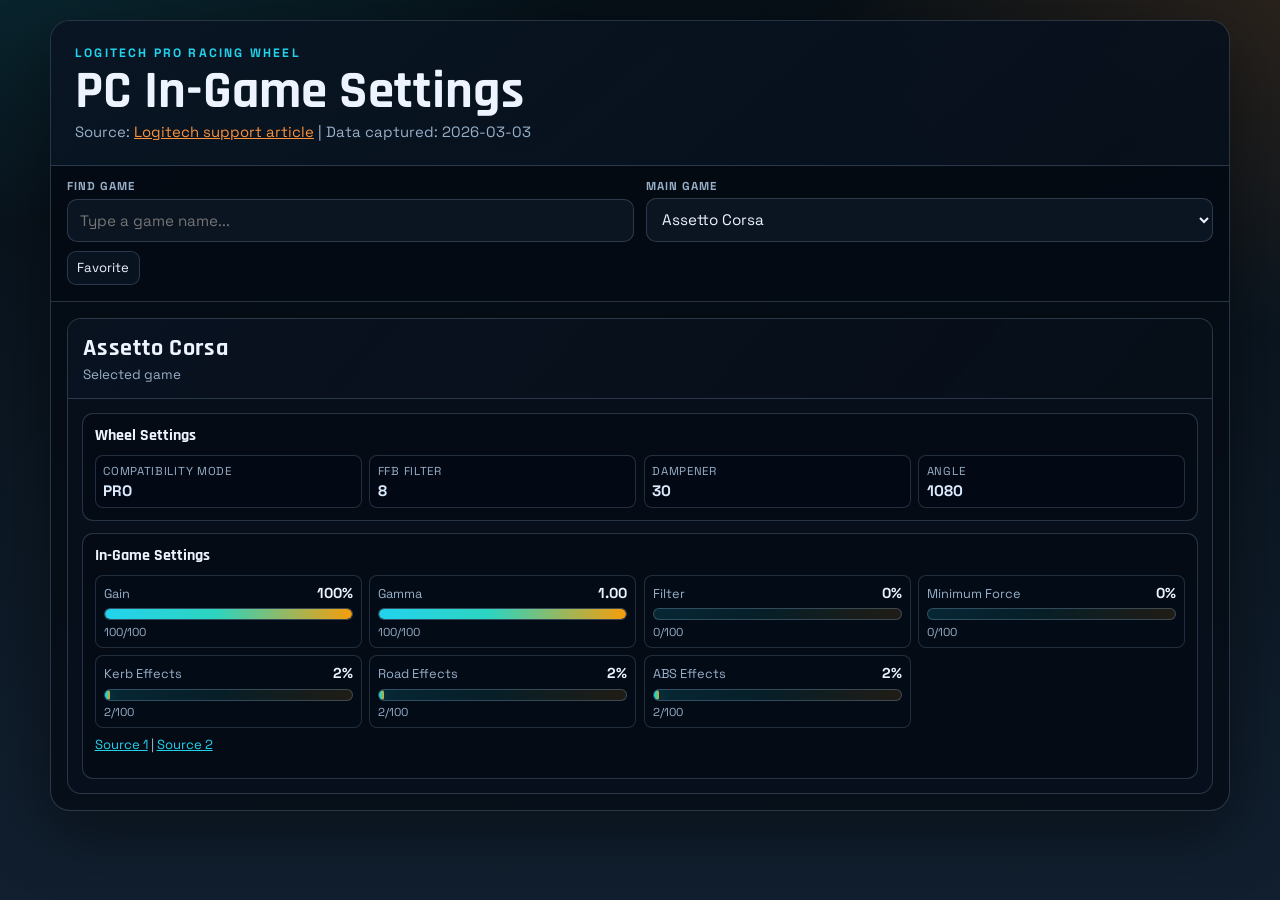
<file: pro-wheel-settings/index.html>
<!doctype html>
<html lang="en">
<head>
  <meta charset="UTF-8" />
  <meta name="viewport" content="width=device-width, initial-scale=1.0" />
  <title>PRO Wheel PC Settings Browser</title>
  <link rel="icon" type="image/svg+xml" href="./favicon.svg" />
  <link rel="preconnect" href="https://fonts.googleapis.com" />
  <link rel="preconnect" href="https://fonts.gstatic.com" crossorigin />
  <link href="https://fonts.googleapis.com/css2?family=Rajdhani:wght@500;600;700&family=Space+Grotesk:wght@400;500;700&display=swap" rel="stylesheet" />
  <link rel="stylesheet" href="./styles.css" />
</head>
<body>
  <main class="app-shell">
    <header class="hero">
      <p class="eyebrow">Logitech PRO Racing Wheel</p>
      <h1>PC In-Game Settings</h1>
      <p class="meta">
        Source: <a id="source-link" target="_blank" rel="noreferrer">Logitech support article</a>
        <span id="capture-date"></span>
      </p>
    </header>

    <section class="controls" aria-label="Game controls">
      <div class="controls-grid">
        <label class="field">
          <span>Find game</span>
          <input id="search-input" type="text" placeholder="Type a game name..." />
        </label>

        <label class="field">
          <span>Main game</span>
          <select id="game-select"></select>
        </label>

      </div>

      <div class="actions-row">
        <button id="favorite-btn" class="action-btn" type="button">Favorite</button>
      </div>

      <div class="favorites-wrap" id="favorites-wrap" hidden>
        <p>Favorites</p>
        <div id="favorites-list" class="favorites-list"></div>
      </div>
    </section>

    <section class="view" id="view-root" aria-live="polite"></section>
  </main>

  <script src="./app.js"></script>
</body>
</html>
</file>
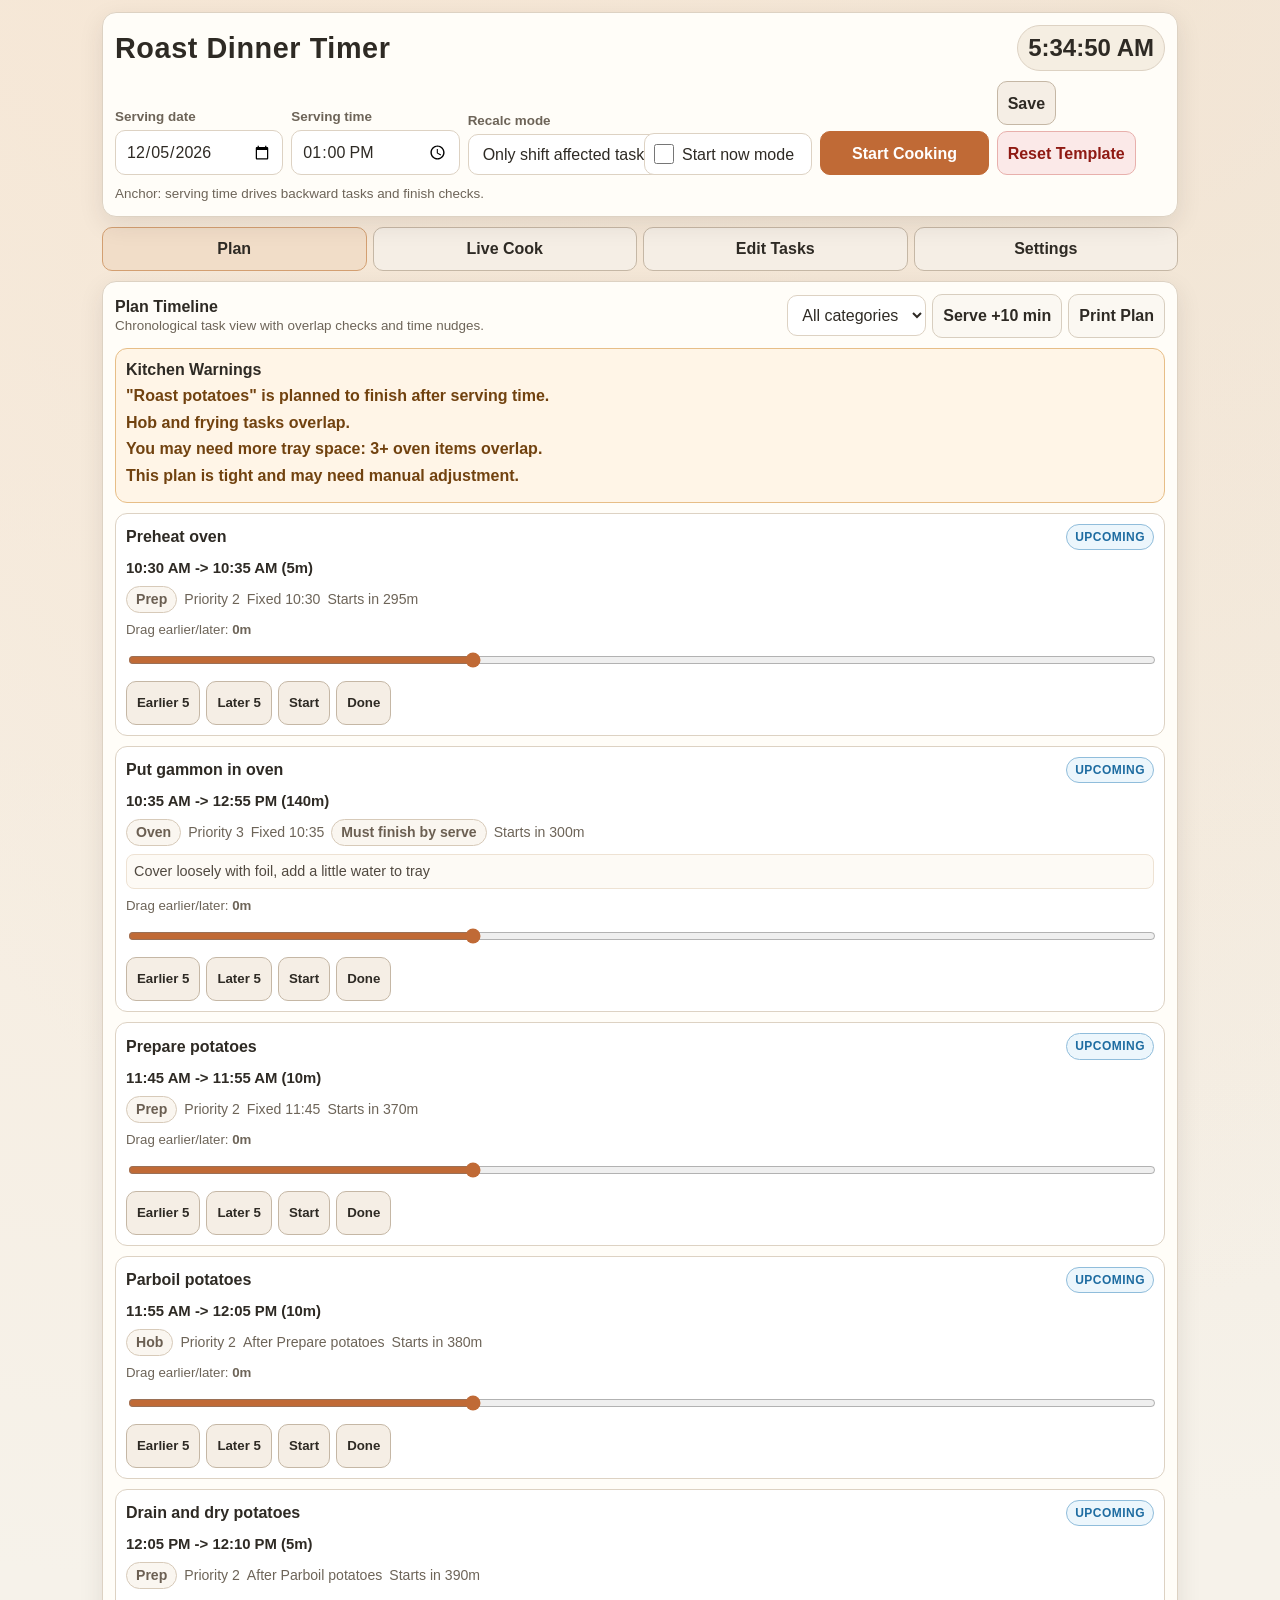
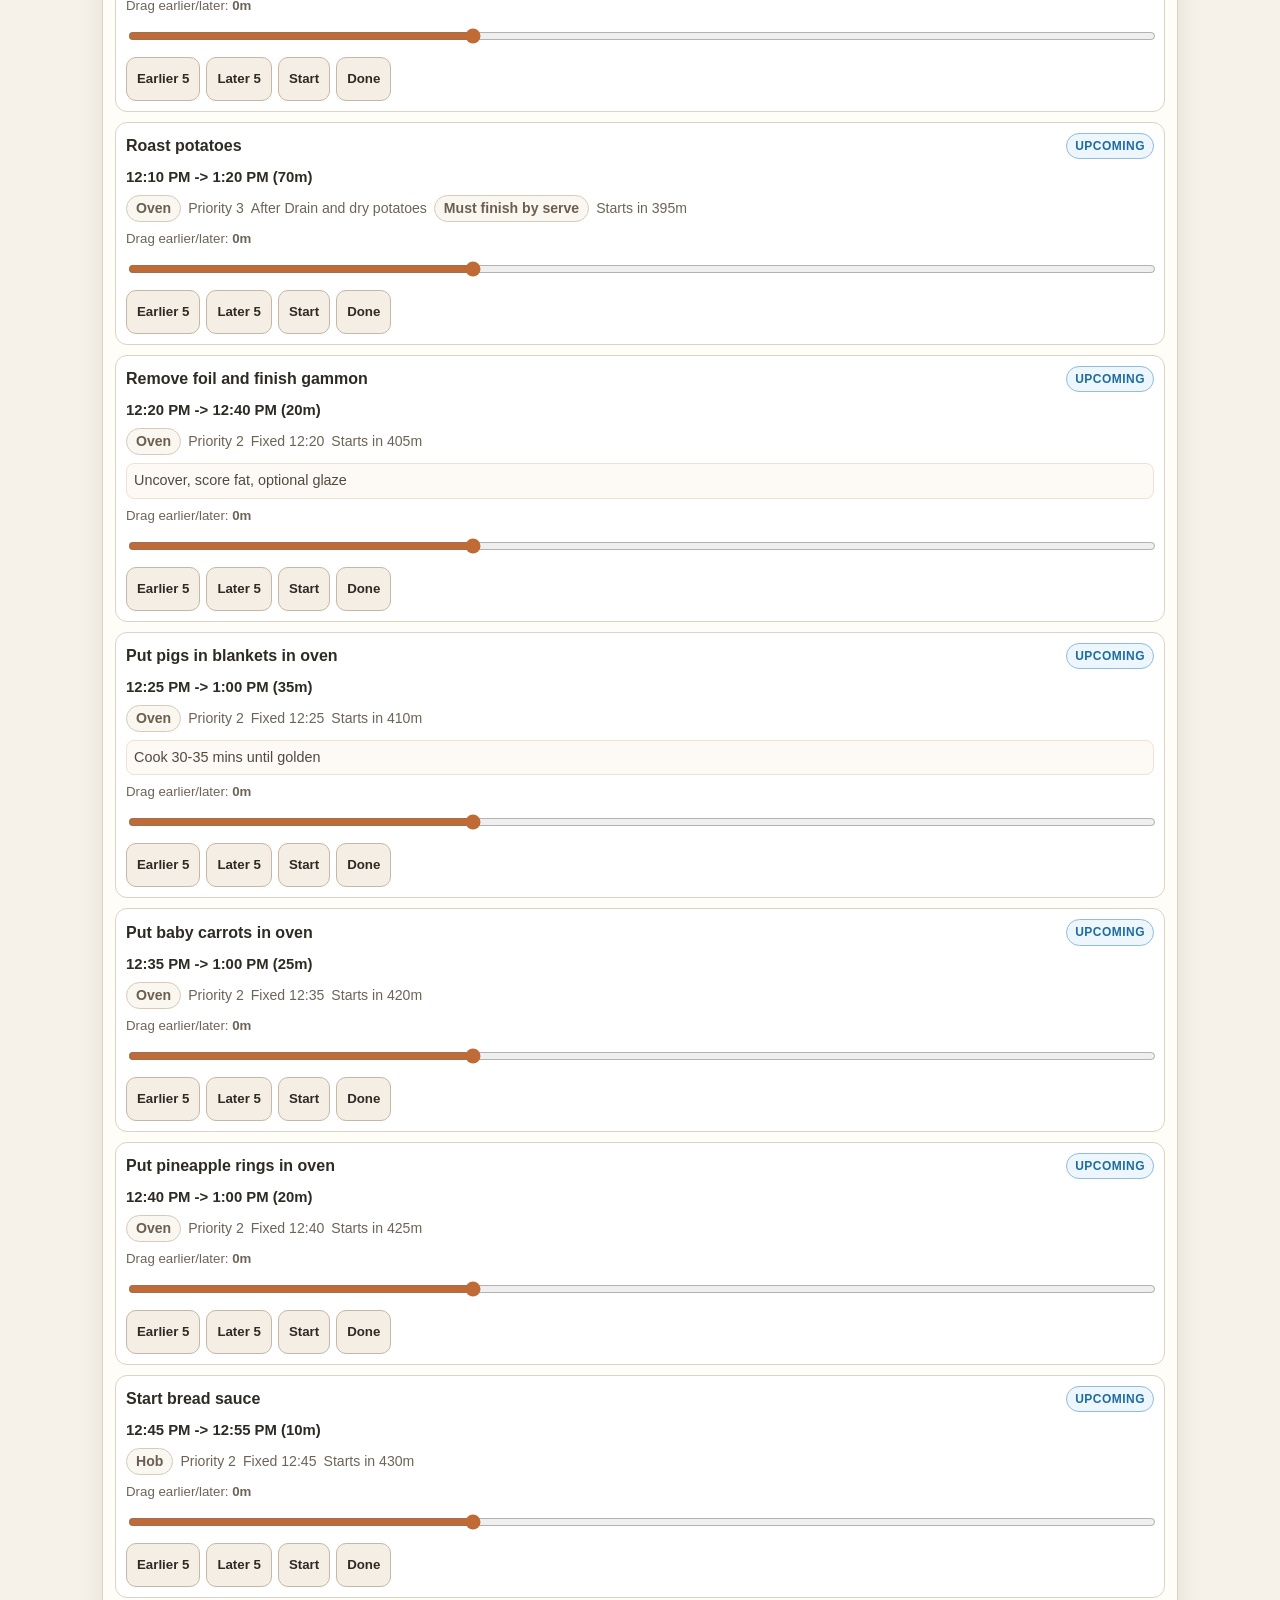
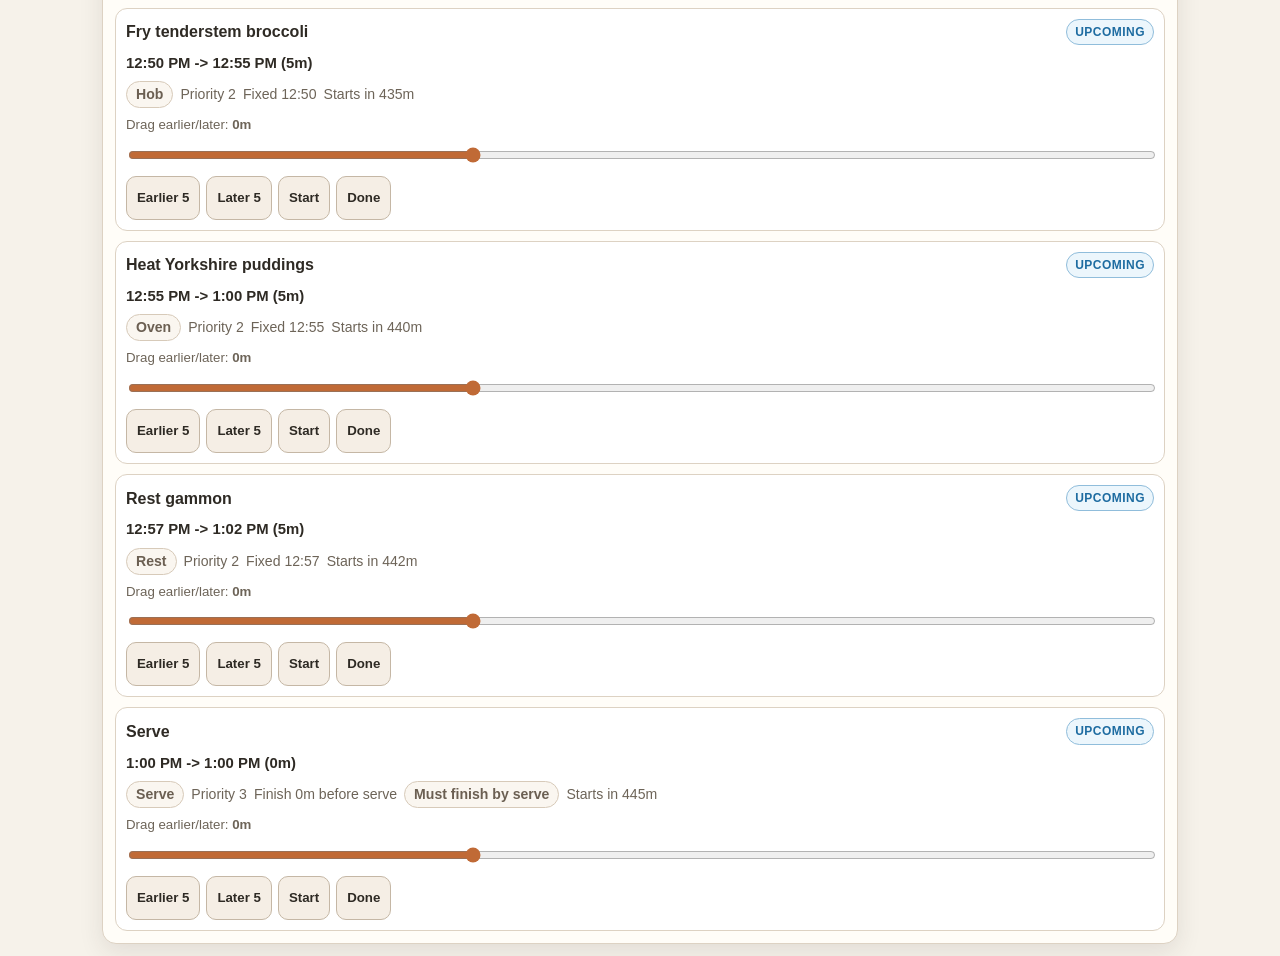
<file: Roast/index.html>
﻿<!DOCTYPE html>
<html lang="en">
<head>
  <meta charset="UTF-8" />
  <meta name="viewport" content="width=device-width, initial-scale=1.0" />
  <title>Roast Dinner Timer</title>
  <style>
    :root {
      --bg: #f6f2ea;
      --panel: #fffdf8;
      --ink: #2e2a24;
      --muted: #6d6458;
      --line: #ddd2c3;
      --accent: #c06a36;
      --accent-strong: #9f4f20;
      --ok: #2f7d32;
      --warn: #b66a04;
      --danger: #b42318;
      --info: #1e6ca1;
      --shadow: 0 8px 24px rgba(46, 42, 36, 0.1);
      --radius: 14px;
    }

    * {
      box-sizing: border-box;
    }

    body {
      margin: 0;
      font-family: "Trebuchet MS", "Segoe UI", sans-serif;
      color: var(--ink);
      background:
        radial-gradient(circle at 20% -5%, #f6e6d4 0%, rgba(246, 230, 212, 0) 40%),
        radial-gradient(circle at 90% 0%, #efe4d5 0%, rgba(239, 228, 213, 0) 35%),
        var(--bg);
      min-height: 100vh;
      line-height: 1.35;
    }

    .app {
      max-width: 1100px;
      margin: 0 auto;
      padding: 12px;
    }

    .topbar {
      position: sticky;
      top: 8px;
      z-index: 20;
      background: var(--panel);
      border: 1px solid var(--line);
      border-radius: var(--radius);
      box-shadow: var(--shadow);
      padding: 12px;
      display: grid;
      gap: 10px;
    }

    .topbar-row {
      display: flex;
      flex-wrap: wrap;
      gap: 8px;
      align-items: center;
      justify-content: space-between;
    }

    h1 {
      margin: 0;
      font-size: clamp(1.25rem, 3.5vw, 1.8rem);
      letter-spacing: 0.02em;
    }

    .clock {
      font-size: clamp(1.15rem, 3vw, 1.5rem);
      font-weight: 700;
      background: #f5eee2;
      border: 1px solid var(--line);
      padding: 6px 10px;
      border-radius: 999px;
      white-space: nowrap;
    }

    .controls-grid {
      display: grid;
      grid-template-columns: repeat(6, minmax(120px, 1fr));
      gap: 8px;
      align-items: end;
    }

    .field {
      display: grid;
      gap: 4px;
    }

    .field label {
      font-size: 0.84rem;
      color: var(--muted);
      font-weight: 700;
    }

    input,
    select,
    textarea,
    button {
      font: inherit;
      border-radius: 10px;
      border: 1px solid var(--line);
      padding: 10px;
      background: #fff;
      color: var(--ink);
    }

    textarea {
      min-height: 78px;
      resize: vertical;
    }

    input:focus-visible,
    select:focus-visible,
    textarea:focus-visible,
    button:focus-visible,
    summary:focus-visible {
      outline: 3px solid #ffcf9f;
      outline-offset: 1px;
    }

    button {
      cursor: pointer;
      border: 1px solid #c5b7a5;
      background: #f5eee5;
      font-weight: 700;
      min-height: 44px;
    }

    button:hover {
      background: #f1e7da;
    }

    .btn-primary {
      background: var(--accent);
      color: #fff;
      border-color: var(--accent);
    }

    .btn-primary:hover {
      background: var(--accent-strong);
      border-color: var(--accent-strong);
    }

    .btn-danger {
      background: #fbe9e8;
      border-color: #e8b0ac;
      color: #8f1a13;
    }

    .btn-subtle {
      background: #fbf8f2;
      border-color: #d8cebf;
    }

    .tabs {
      margin-top: 10px;
      display: grid;
      grid-template-columns: repeat(4, 1fr);
      gap: 6px;
    }

    .tab-btn {
      font-size: 1rem;
    }

    .tab-btn.active {
      background: #f1ddc8;
      border-color: #d39f71;
    }

    .tab {
      display: none;
      margin-top: 10px;
      background: var(--panel);
      border: 1px solid var(--line);
      border-radius: var(--radius);
      box-shadow: var(--shadow);
      padding: 12px;
    }

    .tab.active {
      display: block;
    }

    .section-head {
      display: flex;
      gap: 8px;
      justify-content: space-between;
      align-items: center;
      flex-wrap: wrap;
      margin-bottom: 10px;
    }

    .tiny {
      color: var(--muted);
      font-size: 0.84rem;
    }

    .warning-box {
      border: 1px solid #e7be87;
      background: #fff5e7;
      border-radius: 12px;
      padding: 10px;
      margin-bottom: 10px;
    }

    .warning-item {
      margin: 5px 0;
      color: #71420f;
      font-weight: 600;
    }

    .task-list {
      display: grid;
      gap: 10px;
    }

    .task-card {
      border: 1px solid var(--line);
      border-radius: 12px;
      background: #fff;
      padding: 10px;
      display: grid;
      gap: 8px;
    }

    .task-head {
      display: flex;
      flex-wrap: wrap;
      justify-content: space-between;
      gap: 8px;
      align-items: center;
    }

    .task-name {
      margin: 0;
      font-size: 1rem;
    }

    .meta {
      display: flex;
      flex-wrap: wrap;
      gap: 7px;
      font-size: 0.88rem;
      color: var(--muted);
      align-items: center;
    }

    .pill {
      border: 1px solid #d7cab9;
      padding: 3px 9px;
      border-radius: 999px;
      font-weight: 700;
      background: #faf6f0;
      color: #6b5f52;
      white-space: nowrap;
    }

    .status {
      font-weight: 800;
      text-transform: uppercase;
      letter-spacing: 0.04em;
      font-size: 0.75rem;
      padding: 4px 8px;
      border-radius: 999px;
      border: 1px solid;
      display: inline-flex;
      align-items: center;
      gap: 6px;
    }

    .status-upcoming,
    .status-not-started {
      color: var(--info);
      border-color: #90bddb;
      background: #ecf6fc;
    }

    .status-due-now {
      color: #8b5100;
      border-color: #f0bb77;
      background: #fff3e2;
    }

    .status-in-progress {
      color: var(--ok);
      border-color: #97cf99;
      background: #ebf7ec;
    }

    .status-paused {
      color: #6b5f52;
      border-color: #c2b6a6;
      background: #f6f1ea;
    }

    .status-overdue {
      color: var(--danger);
      border-color: #ecaaa4;
      background: #feeceb;
    }

    .status-complete,
    .status-skipped {
      color: #4f7c4a;
      border-color: #b8d4b3;
      background: #f3fbf2;
    }

    .task-actions,
    .quick-row {
      display: flex;
      flex-wrap: wrap;
      gap: 6px;
      align-items: center;
    }

    .task-actions button {
      padding: 8px 10px;
      min-height: 38px;
      font-size: 0.92rem;
    }

    .plan-times {
      font-size: 0.93rem;
      font-weight: 700;
    }

    .notes {
      font-size: 0.9rem;
      color: #514940;
      background: #fdfaf5;
      border: 1px solid #eee2d3;
      border-radius: 8px;
      padding: 7px;
    }

    .timeline-shift {
      display: grid;
      gap: 4px;
      font-size: 0.83rem;
      color: var(--muted);
    }

    .timeline-shift input[type="range"] {
      width: 100%;
      padding: 0;
      border: none;
      background: transparent;
      accent-color: var(--accent);
      min-height: 30px;
    }

    .panel-grid {
      display: grid;
      gap: 10px;
      grid-template-columns: 1.2fr 1fr;
    }

    .box {
      border: 1px solid var(--line);
      border-radius: 12px;
      background: #fff;
      padding: 10px;
    }

    .next-task {
      display: grid;
      gap: 8px;
    }

    .big {
      font-size: clamp(1.45rem, 4vw, 2rem);
      font-weight: 800;
      letter-spacing: 0.01em;
    }

    .countdown {
      font-size: clamp(1.3rem, 3.6vw, 1.8rem);
      font-weight: 800;
      color: #824112;
    }

    .sub-grid {
      display: grid;
      grid-template-columns: repeat(2, minmax(0, 1fr));
      gap: 10px;
      margin-top: 10px;
    }

    .list-title {
      margin-top: 0;
      margin-bottom: 8px;
      font-size: 1rem;
    }

    .edit-layout {
      display: grid;
      grid-template-columns: 1.25fr 1fr;
      gap: 10px;
    }

    .task-form {
      display: grid;
      gap: 8px;
      grid-template-columns: repeat(2, minmax(0, 1fr));
    }

    .task-form .full {
      grid-column: 1 / -1;
    }

    .task-row {
      display: grid;
      gap: 6px;
      border: 1px solid var(--line);
      border-radius: 10px;
      background: #fff;
      padding: 8px;
    }

    .task-row.dragging {
      opacity: 0.5;
    }

    .task-row-head {
      display: flex;
      justify-content: space-between;
      gap: 6px;
      flex-wrap: wrap;
    }

    .small {
      font-size: 0.85rem;
      color: var(--muted);
    }

    .settings-grid {
      display: grid;
      gap: 8px;
      grid-template-columns: repeat(2, minmax(0, 1fr));
    }

    .switch {
      display: flex;
      align-items: center;
      justify-content: space-between;
      gap: 12px;
      border: 1px solid var(--line);
      border-radius: 10px;
      background: #fff;
      padding: 10px;
    }

    .switch label {
      font-weight: 700;
    }

    .switch input {
      width: 26px;
      height: 26px;
      margin: 0;
    }

    .toast-wrap {
      position: fixed;
      right: 10px;
      bottom: 10px;
      z-index: 50;
      display: grid;
      gap: 8px;
      width: min(92vw, 360px);
      pointer-events: none;
    }

    .toast {
      border: 1px solid #d8c8b4;
      background: #fffdf8;
      border-radius: 10px;
      box-shadow: var(--shadow);
      padding: 8px 10px;
      font-size: 0.92rem;
      pointer-events: auto;
    }

    .toast.warn {
      border-color: #edbc89;
      background: #fff7ec;
    }

    .toast.error {
      border-color: #ebaaa6;
      background: #fff0ef;
    }

    .overlay {
      position: fixed;
      inset: 0;
      z-index: 60;
      background: rgba(46, 42, 36, 0.45);
      display: none;
      place-items: center;
      padding: 14px;
    }

    .overlay.show {
      display: grid;
    }

    .overlay-card {
      max-width: 430px;
      width: 100%;
      background: #fff;
      border-radius: 12px;
      border: 1px solid var(--line);
      box-shadow: var(--shadow);
      padding: 14px;
      display: grid;
      gap: 8px;
    }

    .checkbox {
      display: flex;
      align-items: center;
      gap: 8px;
      min-height: 42px;
      border: 1px solid var(--line);
      border-radius: 10px;
      background: #fff;
      padding: 9px;
    }

    .checkbox input {
      width: 20px;
      height: 20px;
      margin: 0;
    }

    .muted {
      color: var(--muted);
    }

    .sr-only {
      position: absolute;
      width: 1px;
      height: 1px;
      padding: 0;
      margin: -1px;
      overflow: hidden;
      clip: rect(0, 0, 0, 0);
      border: 0;
    }

    @media (max-width: 900px) {
      .controls-grid {
        grid-template-columns: repeat(2, minmax(0, 1fr));
      }

      .panel-grid,
      .edit-layout,
      .sub-grid,
      .settings-grid {
        grid-template-columns: 1fr;
      }

      .tabs {
        grid-template-columns: repeat(2, 1fr);
      }

      .task-form {
        grid-template-columns: 1fr;
      }
    }

    @media print {
      body {
        background: #fff;
      }

      .topbar,
      .tabs,
      #live-tab,
      #edit-tab,
      #settings-tab,
      .task-actions,
      .timeline-shift,
      .warning-box button,
      #resume-overlay,
      .toast-wrap {
        display: none !important;
      }

      #plan-tab {
        display: block !important;
        border: none;
        box-shadow: none;
      }
    }
  </style>
</head>
<body>
  <div class="app">
    <header class="topbar" aria-label="Top controls">
      <div class="topbar-row">
        <h1>Roast Dinner Timer</h1>
        <div id="current-clock" class="clock" aria-live="polite">--:--:--</div>
      </div>
      <div class="controls-grid">
        <div class="field">
          <label for="serving-date">Serving date</label>
          <input id="serving-date" type="date" />
        </div>
        <div class="field">
          <label for="serving-time">Serving time</label>
          <input id="serving-time" type="time" step="60" />
        </div>
        <div class="field">
          <label for="recalc-policy">Recalc mode</label>
          <select id="recalc-policy">
            <option value="affected">Only shift affected tasks</option>
            <option value="all">Recalculate all</option>
            <option value="preserve">Leave existing clock times</option>
          </select>
        </div>
        <label class="checkbox" for="start-now-mode">
          <input id="start-now-mode" type="checkbox" />
          <span>Start now mode</span>
        </label>
        <button id="start-cooking-btn" class="btn-primary">Start Cooking</button>
        <div class="quick-row">
          <button id="save-btn">Save</button>
          <button id="reset-template-btn" class="btn-danger">Reset Template</button>
        </div>
      </div>
      <div class="tiny">Anchor: serving time drives backward tasks and finish checks.</div>
    </header>

    <nav class="tabs" aria-label="Main tabs">
      <button class="tab-btn active" data-tab="plan-tab">Plan</button>
      <button class="tab-btn" data-tab="live-tab">Live Cook</button>
      <button class="tab-btn" data-tab="edit-tab">Edit Tasks</button>
      <button class="tab-btn" data-tab="settings-tab">Settings</button>
    </nav>

    <section id="plan-tab" class="tab active" aria-label="Plan view">
      <div class="section-head">
        <div>
          <strong>Plan Timeline</strong>
          <div class="tiny">Chronological task view with overlap checks and time nudges.</div>
        </div>
        <div class="quick-row">
          <label for="plan-filter" class="sr-only">Filter category</label>
          <select id="plan-filter"></select>
          <button id="serve-plus-10" class="btn-subtle">Serve +10 min</button>
          <button id="print-plan" class="btn-subtle">Print Plan</button>
        </div>
      </div>
      <div id="plan-warnings"></div>
      <div id="plan-list" class="task-list"></div>
    </section>

    <section id="live-tab" class="tab" aria-label="Live cook view">
      <div class="section-head">
        <div>
          <strong>Live Cook</strong>
          <div class="tiny">Current task, active timers, overdue recovery, and quick actions.</div>
        </div>
        <div class="quick-row">
          <button id="quick-delay-next" class="btn-subtle">Delay next +5</button>
          <button id="serve-plus-10-live" class="btn-subtle">Serve +10 min</button>
        </div>
      </div>
      <div class="panel-grid">
        <div id="next-task-panel" class="box next-task"></div>
        <div class="box">
          <h3 class="list-title">Emergency Quick Task</h3>
          <form id="quick-task-form" class="task-form" autocomplete="off">
            <div class="field full">
              <label for="quick-task-name">Task name</label>
              <input id="quick-task-name" type="text" placeholder="Quick gravy check" required />
            </div>
            <div class="field">
              <label for="quick-task-mins">Duration (mins)</label>
              <input id="quick-task-mins" type="number" min="0" value="5" required />
            </div>
            <div class="field">
              <label for="quick-task-category">Category</label>
              <select id="quick-task-category"></select>
            </div>
            <div class="field full">
              <label for="quick-task-notes">Notes</label>
              <input id="quick-task-notes" type="text" placeholder="Optional note" />
            </div>
            <button class="btn-primary full" type="submit">Add And Start Now</button>
          </form>
        </div>
      </div>
      <div class="sub-grid">
        <div class="box">
          <h3 class="list-title">Active Tasks</h3>
          <div id="live-active" class="task-list"></div>
        </div>
        <div class="box">
          <h3 class="list-title">Overdue Tasks</h3>
          <div id="live-overdue" class="task-list"></div>
        </div>
      </div>
      <div class="box" style="margin-top: 10px;">
        <h3 class="list-title">Upcoming</h3>
        <div id="live-upcoming" class="task-list"></div>
      </div>
    </section>

    <section id="edit-tab" class="tab" aria-label="Edit tasks">
      <div class="section-head">
        <div>
          <strong>Edit Tasks</strong>
          <div class="tiny">Add, edit, delete, duplicate, and reorder tasks.</div>
        </div>
        <button id="new-task-btn" class="btn-subtle">New Task</button>
      </div>
      <div class="edit-layout">
        <div class="box">
          <form id="task-form" class="task-form" autocomplete="off">
            <input id="task-id" type="hidden" />
            <div class="field full">
              <label for="task-name">Task name</label>
              <input id="task-name" type="text" required />
            </div>
            <div class="field">
              <label for="task-duration">Duration (mins)</label>
              <input id="task-duration" type="number" min="0" required />
            </div>
            <div class="field">
              <label for="task-category">Category</label>
              <select id="task-category"></select>
            </div>
            <div class="field">
              <label for="task-schedule-type">Start time rule</label>
              <select id="task-schedule-type">
                <option value="serveOffset">Count backwards from serve time</option>
                <option value="after">Starts after another task ends</option>
                <option value="fixed">Fixed clock time</option>
                <option value="manual">Manual start</option>
              </select>
            </div>
            <div class="field" id="field-fixed-time">
              <label for="task-fixed-time">Fixed start time</label>
              <input id="task-fixed-time" type="time" step="60" />
            </div>
            <div class="field" id="field-depends-on">
              <label for="task-depends-on">Depends on task</label>
              <select id="task-depends-on"></select>
            </div>
            <div class="field" id="field-after-offset">
              <label for="task-after-offset">Offset after dependency (mins)</label>
              <input id="task-after-offset" type="number" value="0" />
            </div>
            <div class="field" id="field-finish-offset">
              <label for="task-finish-offset">Finish mins before serve</label>
              <input id="task-finish-offset" type="number" value="0" />
            </div>
            <div class="field">
              <label for="task-buffer">Delay buffer (mins)</label>
              <input id="task-buffer" type="number" min="0" value="0" />
            </div>
            <div class="field">
              <label for="task-priority">Priority</label>
              <select id="task-priority">
                <option value="1">Low</option>
                <option value="2">Normal</option>
                <option value="3">High</option>
              </select>
            </div>
            <label class="checkbox">
              <input id="task-must-finish" type="checkbox" />
              <span>Must finish by serve time</span>
            </label>
            <label class="checkbox">
              <input id="task-notify" type="checkbox" />
              <span>Notify me</span>
            </label>
            <div class="field full">
              <label for="task-notes">Notes</label>
              <textarea id="task-notes"></textarea>
            </div>
            <div class="quick-row full">
              <button type="submit" class="btn-primary" id="task-submit-btn">Add Task</button>
              <button type="button" id="task-cancel-btn">Cancel</button>
            </div>
          </form>
        </div>
        <div class="box">
          <div class="tiny">Drag to reorder or use buttons.</div>
          <div id="edit-task-list" class="task-list" aria-live="polite"></div>
        </div>
      </div>
    </section>

    <section id="settings-tab" class="tab" aria-label="Settings">
      <div class="section-head">
        <div>
          <strong>Settings</strong>
          <div class="tiny">Clock, alerts, defaults, import/export, and presets.</div>
        </div>
      </div>
      <div class="settings-grid">
        <div class="switch">
          <label for="set-clock12">12-hour clock format</label>
          <input id="set-clock12" type="checkbox" />
        </div>
        <div class="switch">
          <label for="set-sound">Sound alerts</label>
          <input id="set-sound" type="checkbox" />
        </div>
        <div class="switch">
          <label for="set-visual">Visual alerts</label>
          <input id="set-visual" type="checkbox" />
        </div>
        <div class="field">
          <label for="set-default-buffer">Default buffer minutes</label>
          <input id="set-default-buffer" type="number" min="0" step="1" />
        </div>
        <div class="field">
          <label for="preset-select">Meal presets</label>
          <select id="preset-select">
            <option value="classic">Classic roast template</option>
            <option value="quick">Quick roast template</option>
          </select>
        </div>
        <div class="quick-row">
          <button id="load-preset" class="btn-subtle">Load Preset</button>
          <button id="duplicate-plan" class="btn-subtle">Duplicate Plan</button>
        </div>
      </div>
      <div class="box" style="margin-top: 10px;">
        <div class="quick-row">
          <button id="request-notification" class="btn-subtle">Enable Browser Notifications</button>
          <button id="export-json" class="btn-subtle">Export JSON</button>
          <label for="import-json" class="btn-subtle" style="display:inline-flex;align-items:center;">Import JSON</label>
          <input id="import-json" type="file" accept="application/json" class="sr-only" />
        </div>
        <p class="tiny" style="margin-bottom: 0;">Data is saved locally in your browser using localStorage.</p>
      </div>
    </section>
  </div>

  <div id="toast-wrap" class="toast-wrap" aria-live="polite"></div>

  <div id="resume-overlay" class="overlay" role="dialog" aria-modal="true" aria-label="Resume session">
    <div class="overlay-card">
      <h2 style="margin:0;">Resume your last cooking session?</h2>
      <p class="muted" style="margin:0;">We found saved live task state from your last session.</p>
      <div class="quick-row">
        <button id="resume-btn" class="btn-primary">Resume</button>
        <button id="fresh-btn">Start Fresh</button>
        <button id="template-btn" class="btn-danger">Load Template</button>
      </div>
    </div>
  </div>

  <script>
    (() => {
      "use strict";

      const STORAGE_KEY = "roast-dinner-timer-v1";
      const MIN = 60 * 1000;

      // CUSTOMIZE: edit these kitchen categories.
      const DEFAULT_CATEGORIES = ["oven", "hob", "prep", "rest", "serve", "fry", "veg", "gravy"];

      const dom = {
        currentClock: document.getElementById("current-clock"),
        servingDate: document.getElementById("serving-date"),
        servingTime: document.getElementById("serving-time"),
        startNowMode: document.getElementById("start-now-mode"),
        startCookingBtn: document.getElementById("start-cooking-btn"),
        saveBtn: document.getElementById("save-btn"),
        resetTemplateBtn: document.getElementById("reset-template-btn"),
        tabs: Array.from(document.querySelectorAll(".tab-btn")),
        tabPanels: Array.from(document.querySelectorAll(".tab")),
        recalcPolicy: document.getElementById("recalc-policy"),
        planFilter: document.getElementById("plan-filter"),
        planWarnings: document.getElementById("plan-warnings"),
        planList: document.getElementById("plan-list"),
        servePlus10: document.getElementById("serve-plus-10"),
        servePlus10Live: document.getElementById("serve-plus-10-live"),
        quickDelayNext: document.getElementById("quick-delay-next"),
        printPlan: document.getElementById("print-plan"),
        nextTaskPanel: document.getElementById("next-task-panel"),
        liveActive: document.getElementById("live-active"),
        liveOverdue: document.getElementById("live-overdue"),
        liveUpcoming: document.getElementById("live-upcoming"),
        quickTaskForm: document.getElementById("quick-task-form"),
        quickTaskName: document.getElementById("quick-task-name"),
        quickTaskMins: document.getElementById("quick-task-mins"),
        quickTaskCategory: document.getElementById("quick-task-category"),
        quickTaskNotes: document.getElementById("quick-task-notes"),
        newTaskBtn: document.getElementById("new-task-btn"),
        taskForm: document.getElementById("task-form"),
        taskId: document.getElementById("task-id"),
        taskName: document.getElementById("task-name"),
        taskDuration: document.getElementById("task-duration"),
        taskCategory: document.getElementById("task-category"),
        taskScheduleType: document.getElementById("task-schedule-type"),
        taskFixedTime: document.getElementById("task-fixed-time"),
        taskDependsOn: document.getElementById("task-depends-on"),
        taskAfterOffset: document.getElementById("task-after-offset"),
        taskFinishOffset: document.getElementById("task-finish-offset"),
        taskBuffer: document.getElementById("task-buffer"),
        taskPriority: document.getElementById("task-priority"),
        taskMustFinish: document.getElementById("task-must-finish"),
        taskNotify: document.getElementById("task-notify"),
        taskNotes: document.getElementById("task-notes"),
        taskSubmitBtn: document.getElementById("task-submit-btn"),
        taskCancelBtn: document.getElementById("task-cancel-btn"),
        fieldFixedTime: document.getElementById("field-fixed-time"),
        fieldDependsOn: document.getElementById("field-depends-on"),
        fieldAfterOffset: document.getElementById("field-after-offset"),
        fieldFinishOffset: document.getElementById("field-finish-offset"),
        editTaskList: document.getElementById("edit-task-list"),
        setClock12: document.getElementById("set-clock12"),
        setSound: document.getElementById("set-sound"),
        setVisual: document.getElementById("set-visual"),
        setDefaultBuffer: document.getElementById("set-default-buffer"),
        requestNotification: document.getElementById("request-notification"),
        exportJson: document.getElementById("export-json"),
        importJson: document.getElementById("import-json"),
        presetSelect: document.getElementById("preset-select"),
        loadPreset: document.getElementById("load-preset"),
        duplicatePlan: document.getElementById("duplicate-plan"),
        toastWrap: document.getElementById("toast-wrap"),
        resumeOverlay: document.getElementById("resume-overlay"),
        resumeBtn: document.getElementById("resume-btn"),
        freshBtn: document.getElementById("fresh-btn"),
        templateBtn: document.getElementById("template-btn")
      };

      let activeTab = "plan-tab";
      let draggingId = null;

      const state = loadState();
      let computed = computePlan();

      hydrateTopControls();
      bindEvents();
      renderAll();

      if (state.sessionActive && hasRuntimeProgress(state.tasks)) {
        dom.resumeOverlay.classList.add("show");
      }

      setInterval(() => {
        computed = computePlan();
        processAlerts(computed);
        renderClock();
        renderLive(computed);
        renderPlan(computed);
        saveState();
      }, 1000);

      function loadState() {
        const raw = localStorage.getItem(STORAGE_KEY);
        if (!raw) {
          return defaultState();
        }
        try {
          const parsed = JSON.parse(raw);
          return normalizeState(parsed);
        } catch (_err) {
          return defaultState();
        }
      }

      function normalizeState(input) {
        const defaults = defaultState();
        const merged = {
          ...defaults,
          ...input,
          settings: {
            ...defaults.settings,
            ...(input.settings || {})
          },
          alertsFired: {
            ...(input.alertsFired || {})
          }
        };
        merged.tasks = Array.isArray(input.tasks) && input.tasks.length
          ? input.tasks.map((task, index) => normalizeTask(task, index))
          : defaultTasks();
        if (!Array.isArray(merged.savedPlans)) {
          merged.savedPlans = [];
        }
        return merged;
      }

      function normalizeTask(task, index) {
        return {
          id: task.id || `task-${Date.now()}-${index}`,
          name: task.name || `Task ${index + 1}`,
          durationMin: num(task.durationMin, 0),
          scheduleType: task.scheduleType || "fixed",
          fixedTime: task.fixedTime || "",
          dependsOnId: task.dependsOnId || "",
          afterOffsetMin: num(task.afterOffsetMin, 0),
          finishOffsetMin: num(task.finishOffsetMin, 0),
          category: task.category || "prep",
          notes: task.notes || "",
          bufferMin: Number.isFinite(task.bufferMin) ? Number(task.bufferMin) : 0,
          priority: Math.max(1, Math.min(3, num(task.priority, 2))),
          mustFinishByServe: Boolean(task.mustFinishByServe),
          notify: task.notify !== false,
          manualShiftMin: num(task.manualShiftMin, 0),
          delayMin: num(task.delayMin, 0),
          preserveDelayMin: num(task.preserveDelayMin, 0),
          statusState: task.statusState || "not_started",
          actualStartTs: task.actualStartTs || null,
          actualEndTs: task.actualEndTs || null,
          pausedAtTs: task.pausedAtTs || null,
          pausedTotalMs: num(task.pausedTotalMs, 0)
        };
      }

      function defaultState() {
        return {
          servingDate: localDateString(new Date()),
          servingTime: "13:00",
          startNowMode: false,
          recalcPolicy: "affected",
          planFilter: "all",
          sessionActive: false,
          sessionStartedAt: null,
          settings: {
            clock12: true,
            soundAlerts: true,
            visualAlerts: true,
            defaultBufferMin: 0
          },
          // CUSTOMIZE: tweak or replace this sample plan list in defaultTasks().
          tasks: defaultTasks(),
          alertsFired: {},
          savedPlans: []
        };
      }

      function defaultTasks() {
        return [
          mkTask("preheat", "Preheat oven", 5, "fixed", {
            fixedTime: "10:30",
            category: "prep",
            notify: true,
            mustFinishByServe: false
          }),
          mkTask("gammon-in", "Put gammon in oven", 140, "fixed", {
            fixedTime: "10:35",
            category: "oven",
            notes: "Cover loosely with foil, add a little water to tray",
            notify: true,
            mustFinishByServe: true,
            priority: 3
          }),
          mkTask("prep-potatoes", "Prepare potatoes", 10, "fixed", {
            fixedTime: "11:45",
            category: "prep",
            notify: true
          }),
          mkTask("parboil", "Parboil potatoes", 10, "after", {
            dependsOnId: "prep-potatoes",
            category: "hob",
            notify: true
          }),
          mkTask("drain", "Drain and dry potatoes", 5, "after", {
            dependsOnId: "parboil",
            category: "prep",
            notify: true
          }),
          mkTask("roast-potatoes", "Roast potatoes", 70, "after", {
            dependsOnId: "drain",
            category: "oven",
            notify: true,
            mustFinishByServe: true,
            priority: 3
          }),
          mkTask("finish-gammon", "Remove foil and finish gammon", 20, "fixed", {
            fixedTime: "12:20",
            category: "oven",
            notes: "Uncover, score fat, optional glaze",
            notify: true
          }),
          mkTask("pigs", "Put pigs in blankets in oven", 35, "fixed", {
            fixedTime: "12:25",
            category: "oven",
            notes: "Cook 30-35 mins until golden",
            notify: true
          }),
          mkTask("carrots", "Put baby carrots in oven", 25, "fixed", {
            fixedTime: "12:35",
            category: "oven",
            notify: true
          }),
          mkTask("pineapple", "Put pineapple rings in oven", 20, "fixed", {
            fixedTime: "12:40",
            category: "oven",
            notify: true
          }),
          mkTask("bread-sauce", "Start bread sauce", 10, "fixed", {
            fixedTime: "12:45",
            category: "hob",
            notify: true
          }),
          mkTask("broccoli", "Fry tenderstem broccoli", 5, "fixed", {
            fixedTime: "12:50",
            category: "hob",
            notify: true
          }),
          mkTask("yorkshire", "Heat Yorkshire puddings", 5, "fixed", {
            fixedTime: "12:55",
            category: "oven",
            notify: true
          }),
          mkTask("rest-gammon", "Rest gammon", 5, "fixed", {
            fixedTime: "12:57",
            category: "rest",
            notify: true
          }),
          mkTask("serve", "Serve", 0, "serveOffset", {
            fixedTime: "13:00",
            category: "serve",
            notify: true,
            mustFinishByServe: true,
            priority: 3
          })
        ];
      }

      function quickTemplate() {
        return [
          mkTask("preheat-q", "Preheat oven", 5, "fixed", { fixedTime: "11:20", category: "prep", notify: true }),
          mkTask("main-q", "Main roast in oven", 70, "fixed", { fixedTime: "11:25", category: "oven", notify: true, mustFinishByServe: true }),
          mkTask("veg-prep-q", "Prep veg", 10, "fixed", { fixedTime: "12:00", category: "prep", notify: true }),
          mkTask("veg-cook-q", "Cook veg", 20, "after", { dependsOnId: "veg-prep-q", category: "hob", notify: true }),
          mkTask("gravy-q", "Make gravy", 10, "fixed", { fixedTime: "12:25", category: "hob", notify: true }),
          mkTask("serve-q", "Serve", 0, "serveOffset", { finishOffsetMin: 0, category: "serve", notify: true, mustFinishByServe: true, priority: 3 })
        ];
      }

      function mkTask(id, name, durationMin, scheduleType, extras) {
        return normalizeTask({
          id,
          name,
          durationMin,
          scheduleType,
          fixedTime: "",
          dependsOnId: "",
          afterOffsetMin: 0,
          finishOffsetMin: 0,
          category: "prep",
          notes: "",
          bufferMin: 0,
          priority: 2,
          mustFinishByServe: false,
          notify: true,
          manualShiftMin: 0,
          delayMin: 0,
          preserveDelayMin: 0,
          statusState: "not_started",
          actualStartTs: null,
          actualEndTs: null,
          pausedAtTs: null,
          pausedTotalMs: 0,
          ...extras
        }, 0);
      }

      function saveState() {
        localStorage.setItem(STORAGE_KEY, JSON.stringify(state));
      }

      function hydrateTopControls() {
        dom.servingDate.value = state.servingDate;
        dom.servingTime.value = state.servingTime;
        dom.startNowMode.checked = state.startNowMode;
        dom.recalcPolicy.value = state.recalcPolicy;
      }

      function bindEvents() {
        dom.tabs.forEach((btn) => {
          btn.addEventListener("click", () => {
            activeTab = btn.dataset.tab;
            renderTabs();
          });
        });

        dom.servingDate.addEventListener("change", () => {
          state.servingDate = dom.servingDate.value || localDateString(new Date());
          recomputeAndRender();
        });

        dom.servingTime.addEventListener("change", () => {
          state.servingTime = dom.servingTime.value || "13:00";
          recomputeAndRender();
        });

        dom.startNowMode.addEventListener("change", () => {
          state.startNowMode = dom.startNowMode.checked;
          saveState();
        });

        dom.recalcPolicy.addEventListener("change", () => {
          state.recalcPolicy = dom.recalcPolicy.value;
          saveState();
        });

        dom.startCookingBtn.addEventListener("click", () => {
          if (state.startNowMode) {
            alignPlanToNow();
          }
          state.sessionActive = true;
          state.sessionStartedAt = Date.now();
          toast("Cooking session started.");
          recomputeAndRender();
        });

        dom.saveBtn.addEventListener("click", () => {
          saveState();
          toast("Saved.");
        });

        dom.resetTemplateBtn.addEventListener("click", () => {
          if (!confirm("Reset to the default roast template?")) {
            return;
          }
          const fresh = defaultState();
          Object.assign(state, fresh);
          hydrateTopControls();
          resetRuntimeOnly(false);
          recomputeAndRender();
          toast("Template restored.");
        });

        dom.planFilter.addEventListener("change", () => {
          state.planFilter = dom.planFilter.value;
          renderPlan(computed);
          saveState();
        });

        dom.servePlus10.addEventListener("click", () => shiftServingBy(10));
        dom.servePlus10Live.addEventListener("click", () => shiftServingBy(10));

        dom.quickDelayNext.addEventListener("click", () => {
          const next = getNextDueTask(computed.tasks);
          if (!next) {
            toast("No upcoming task to delay.", "warn");
            return;
          }
          applyDelay(next.id, 5);
        });

        dom.printPlan.addEventListener("click", () => window.print());

        dom.quickTaskForm.addEventListener("submit", (event) => {
          event.preventDefault();
          const name = dom.quickTaskName.value.trim();
          const duration = num(dom.quickTaskMins.value, 5);
          if (!name) {
            return;
          }
          const task = mkTask(uid(), name, duration, "manual", {
            category: dom.quickTaskCategory.value || "prep",
            notes: dom.quickTaskNotes.value.trim(),
            statusState: "in_progress",
            actualStartTs: Date.now(),
            notify: true,
            priority: 3
          });
          state.tasks.push(task);
          dom.quickTaskForm.reset();
          dom.quickTaskMins.value = 5;
          dom.quickTaskCategory.value = "prep";
          toast(`Started quick task: ${name}`);
          recomputeAndRender();
        });

        dom.newTaskBtn.addEventListener("click", () => {
          openTaskEditor();
        });

        dom.taskScheduleType.addEventListener("change", () => {
          updateTaskFormVisibility();
        });

        dom.taskCancelBtn.addEventListener("click", () => {
          openTaskEditor();
        });

        dom.taskForm.addEventListener("submit", (event) => {
          event.preventDefault();
          upsertTaskFromForm();
        });

        dom.editTaskList.addEventListener("click", handleTaskListClick);
        dom.editTaskList.addEventListener("dragstart", handleDragStart);
        dom.editTaskList.addEventListener("dragover", handleDragOver);
        dom.editTaskList.addEventListener("drop", handleDrop);
        dom.editTaskList.addEventListener("dragend", handleDragEnd);

        document.addEventListener("click", handleGlobalActionClick);
        document.addEventListener("input", handleGlobalInput);

        dom.setClock12.addEventListener("change", () => {
          state.settings.clock12 = dom.setClock12.checked;
          recomputeAndRender();
        });
        dom.setSound.addEventListener("change", () => {
          state.settings.soundAlerts = dom.setSound.checked;
          saveState();
        });
        dom.setVisual.addEventListener("change", () => {
          state.settings.visualAlerts = dom.setVisual.checked;
          saveState();
        });
        dom.setDefaultBuffer.addEventListener("change", () => {
          state.settings.defaultBufferMin = Math.max(0, num(dom.setDefaultBuffer.value, 0));
          recomputeAndRender();
        });

        dom.requestNotification.addEventListener("click", async () => {
          if (!("Notification" in window)) {
            toast("Browser notifications are not supported here.", "warn");
            return;
          }
          const permission = await Notification.requestPermission();
          toast(`Notification permission: ${permission}`);
        });

        dom.exportJson.addEventListener("click", exportJson);
        dom.importJson.addEventListener("change", importJson);

        dom.loadPreset.addEventListener("click", () => {
          if (dom.presetSelect.value === "quick") {
            applyPreset("quick");
            return;
          }
          applyPreset("classic");
        });

        dom.duplicatePlan.addEventListener("click", duplicatePlan);

        dom.resumeBtn.addEventListener("click", () => {
          dom.resumeOverlay.classList.remove("show");
          toast("Session resumed.");
        });

        dom.freshBtn.addEventListener("click", () => {
          resetRuntimeOnly(true);
          dom.resumeOverlay.classList.remove("show");
          toast("Started fresh from existing plan.");
        });

        dom.templateBtn.addEventListener("click", () => {
          const fresh = defaultState();
          Object.assign(state, fresh);
          hydrateTopControls();
          dom.resumeOverlay.classList.remove("show");
          recomputeAndRender();
          toast("Loaded default template.");
        });
      }

      function renderAll() {
        renderClock();
        renderTabs();
        renderSelectLists();
        renderPlan(computed);
        renderLive(computed);
        renderEdit();
        renderSettings();
      }

      function renderClock() {
        dom.currentClock.textContent = formatClock(Date.now(), true);
      }

      function renderTabs() {
        dom.tabs.forEach((btn) => {
          const on = btn.dataset.tab === activeTab;
          btn.classList.toggle("active", on);
          btn.setAttribute("aria-selected", on ? "true" : "false");
        });
        dom.tabPanels.forEach((panel) => {
          panel.classList.toggle("active", panel.id === activeTab);
        });
      }

      function renderSelectLists() {
        const categories = allCategories();
        const optionsHtml = categories.map((c) => `<option value="${escapeHtml(c)}">${escapeHtml(cap(c))}</option>`).join("");

        [dom.taskCategory, dom.quickTaskCategory].forEach((el) => {
          const current = el.value;
          el.innerHTML = optionsHtml;
          el.value = categories.includes(current) ? current : categories[0];
        });

        const planFilterHtml = [`<option value="all">All categories</option>`]
          .concat(categories.map((c) => `<option value="${escapeHtml(c)}">${escapeHtml(cap(c))}</option>`))
          .join("");
        dom.planFilter.innerHTML = planFilterHtml;
        dom.planFilter.value = state.planFilter || "all";

        const deps = [`<option value="">None</option>`]
          .concat(state.tasks.map((task) => `<option value="${task.id}">${escapeHtml(task.name)}</option>`))
          .join("");
        dom.taskDependsOn.innerHTML = deps;
      }

      function renderPlan(data) {
        renderWarnings(data.warnings);
        const filter = state.planFilter || "all";
        const rows = data.tasks
          .filter((task) => filter === "all" || task.category === filter)
          .map((task) => planTaskCard(task))
          .join("");
        dom.planList.innerHTML = rows || `<div class="tiny">No tasks match this filter.</div>`;
      }

      function planTaskCard(task) {
        const start = task.plannedStart ? formatClock(task.plannedStart, false) : "Manual";
        const end = task.plannedEnd ? formatClock(task.plannedEnd, false) : "Manual";
        const statusClass = statusToClass(task.derivedStatus);
        const startsIn = task.plannedStart ? prettyDiff(task.plannedStart - Date.now()) : "";

        return `
          <article class="task-card" data-id="${task.id}">
            <div class="task-head">
              <h3 class="task-name">${escapeHtml(task.name)}</h3>
              <span class="status ${statusClass}">${escapeHtml(task.derivedStatus)}</span>
            </div>
            <div class="plan-times">${start} -> ${end} (${task.durationMin}m)</div>
            <div class="meta">
              <span class="pill">${escapeHtml(cap(task.category))}</span>
              <span>Priority ${task.priority}</span>
              <span>${escapeHtml(task.scheduleLabel)}</span>
              ${task.mustFinishByServe ? "<span class=\"pill\">Must finish by serve</span>" : ""}
              ${startsIn ? `<span>Starts ${startsIn}</span>` : ""}
            </div>
            ${task.notes ? `<div class="notes">${escapeHtml(task.notes)}</div>` : ""}
            <div class="timeline-shift">
              <div>Drag earlier/later: <strong>${signedMin(task.manualShiftMin)}m</strong></div>
              <input
                type="range"
                min="-90"
                max="180"
                step="5"
                value="${task.manualShiftMin}"
                data-role="task-shift-slider"
                data-id="${task.id}"
                aria-label="Shift task timing for ${escapeHtml(task.name)}"
              />
              <div class="quick-row">
                <button type="button" data-action="shift-task" data-id="${task.id}" data-mins="-5">Earlier 5</button>
                <button type="button" data-action="shift-task" data-id="${task.id}" data-mins="5">Later 5</button>
                <button type="button" data-action="start-task" data-id="${task.id}">Start</button>
                <button type="button" data-action="task-done" data-id="${task.id}">Done</button>
              </div>
            </div>
          </article>
        `;
      }

      function renderWarnings(warnings) {
        if (!warnings.length) {
          dom.planWarnings.innerHTML = "";
          return;
        }
        const items = warnings.map((w) => `<div class="warning-item">${escapeHtml(w)}</div>`).join("");
        dom.planWarnings.innerHTML = `<div class="warning-box"><strong>Kitchen Warnings</strong>${items}</div>`;
      }

      function renderLive(data) {
        const tasks = data.tasks;
        const active = tasks.filter((t) => t.derivedStatus === "in progress" || t.derivedStatus === "paused");
        const overdue = tasks.filter((t) => t.derivedStatus === "overdue");
        const upcoming = tasks
          .filter((t) => ["upcoming", "due now"].includes(t.derivedStatus))
          .slice(0, 3);

        renderNextTask(tasks, active);
        dom.liveActive.innerHTML = active.length ? active.map((t) => liveTaskCard(t, true)).join("") : `<div class="tiny">No active tasks.</div>`;
        dom.liveOverdue.innerHTML = overdue.length ? overdue.map((t) => liveTaskCard(t, false)).join("") : `<div class="tiny">No overdue tasks.</div>`;
        dom.liveUpcoming.innerHTML = upcoming.length ? upcoming.map((t) => liveTaskCard(t, false)).join("") : `<div class="tiny">No upcoming tasks.</div>`;
      }

      function renderNextTask(tasks, active) {
        const now = Date.now();
        const next = getNextDueTask(tasks);
        const serveTs = serveTimestamp();

        if (active.length) {
          const live = active[0];
          const left = remainingMs(live, now);
          dom.nextTaskPanel.innerHTML = `
            <div class="tiny">Current focus</div>
            <div class="big">${escapeHtml(live.name)}</div>
            <div class="countdown">${left > 0 ? `${formatDuration(left)} remaining` : `${formatDuration(Math.abs(left))} over`}</div>
            <div class="meta"><span class="pill">${escapeHtml(cap(live.category))}</span><span>${escapeHtml(live.derivedStatus)}</span></div>
            <div class="task-actions">
              ${live.derivedStatus === "paused"
                ? `<button data-action="resume-task" data-id="${live.id}" class="btn-primary">Resume</button>`
                : `<button data-action="pause-task" data-id="${live.id}">Pause</button>`}
              <button data-action="task-done" data-id="${live.id}" class="btn-primary">Mark Done</button>
              <button data-action="delay-task" data-id="${live.id}" data-mins="5">Delay +5</button>
              <button data-action="skip-task" data-id="${live.id}" class="btn-danger">Skip</button>
            </div>
          `;
          return;
        }

        if (!next) {
          dom.nextTaskPanel.innerHTML = `
            <div class="tiny">All tasks complete or skipped.</div>
            <div class="big">Kitchen clear</div>
            <div class="countdown">Serve target ${formatClock(serveTs, false)}</div>
          `;
          return;
        }

        const until = next.plannedStart ? next.plannedStart - now : 0;
        const isLate = until < -60 * 1000;
        dom.nextTaskPanel.innerHTML = `
          <div class="tiny">Next task due</div>
          <div class="big">${escapeHtml(next.name)}</div>
          <div class="countdown">${isLate ? `${formatDuration(Math.abs(until))} overdue` : `${formatDuration(until)} to start`}</div>
          <div class="meta">
            <span class="pill">${escapeHtml(cap(next.category))}</span>
            <span>${next.plannedStart ? formatClock(next.plannedStart, false) : "Manual start"}</span>
          </div>
          <div class="task-actions">
            <button data-action="start-task" data-id="${next.id}" class="btn-primary">Start Now</button>
            <button data-action="delay-task" data-id="${next.id}" data-mins="5">Delay +5</button>
            <button data-action="task-done" data-id="${next.id}">Done</button>
            <button data-action="skip-task" data-id="${next.id}" class="btn-danger">Skip</button>
          </div>
        `;
      }

      function liveTaskCard(task, includeProgress) {
        const statusClass = statusToClass(task.derivedStatus);
        const now = Date.now();
        let clockText = "";

        if (task.derivedStatus === "in progress" || task.derivedStatus === "paused") {
          const left = remainingMs(task, now);
          clockText = left >= 0 ? `${formatDuration(left)} left` : `${formatDuration(Math.abs(left))} over`;
        } else if (task.plannedStart) {
          const until = task.plannedStart - now;
          clockText = until >= 0 ? `${formatDuration(until)} to start` : `${formatDuration(Math.abs(until))} late`;
        }

        return `
          <article class="task-card">
            <div class="task-head">
              <h4 class="task-name">${escapeHtml(task.name)}</h4>
              <span class="status ${statusClass}">${escapeHtml(task.derivedStatus)}</span>
            </div>
            <div class="meta">
              <span class="pill">${escapeHtml(cap(task.category))}</span>
              <span>${task.plannedStart ? `${formatClock(task.plannedStart, false)} -> ${formatClock(task.plannedEnd, false)}` : "Manual start"}</span>
              ${clockText ? `<span><strong>${clockText}</strong></span>` : ""}
            </div>
            ${includeProgress ? `<div class="tiny">Actual start: ${task.actualStartTs ? formatClock(task.actualStartTs, false) : "-"}</div>` : ""}
            <div class="task-actions">
              ${task.derivedStatus === "paused"
                ? `<button data-action="resume-task" data-id="${task.id}" class="btn-primary">Resume</button>`
                : `<button data-action="start-task" data-id="${task.id}">Start</button><button data-action="pause-task" data-id="${task.id}">Pause</button>`}
              <button data-action="task-done" data-id="${task.id}" class="btn-primary">Done</button>
              <button data-action="delay-task" data-id="${task.id}" data-mins="5">Delay +5</button>
              <button data-action="restart-task" data-id="${task.id}">Restart</button>
              <button data-action="skip-task" data-id="${task.id}" class="btn-danger">Skip</button>
            </div>
          </article>
        `;
      }

      function renderEdit() {
        renderSelectLists();
        const rows = state.tasks.map((task, idx) => {
          const summary = scheduleSummary(task);
          return `
            <div class="task-row" draggable="true" data-id="${task.id}">
              <div class="task-row-head">
                <strong>${idx + 1}. ${escapeHtml(task.name)}</strong>
                <span class="small">${escapeHtml(cap(task.category))} | ${task.durationMin}m</span>
              </div>
              <div class="small">${escapeHtml(summary)}</div>
              <div class="task-actions">
                <button data-action="edit-task" data-id="${task.id}">Edit</button>
                <button data-action="duplicate-task" data-id="${task.id}">Duplicate</button>
                <button data-action="move-up" data-id="${task.id}">Up</button>
                <button data-action="move-down" data-id="${task.id}">Down</button>
                <button data-action="delete-task" data-id="${task.id}" class="btn-danger">Delete</button>
              </div>
            </div>
          `;
        }).join("");
        dom.editTaskList.innerHTML = rows || `<div class="tiny">No tasks yet.</div>`;
      }

      function renderSettings() {
        dom.setClock12.checked = Boolean(state.settings.clock12);
        dom.setSound.checked = Boolean(state.settings.soundAlerts);
        dom.setVisual.checked = Boolean(state.settings.visualAlerts);
        dom.setDefaultBuffer.value = num(state.settings.defaultBufferMin, 0);
      }

      function updateTaskFormVisibility() {
        const type = dom.taskScheduleType.value;
        const showFixed = type === "fixed";
        const showAfter = type === "after";
        const showServeOffset = type === "serveOffset";

        dom.fieldFixedTime.style.display = showFixed ? "grid" : "none";
        dom.fieldDependsOn.style.display = showAfter ? "grid" : "none";
        dom.fieldAfterOffset.style.display = showAfter ? "grid" : "none";
        dom.fieldFinishOffset.style.display = showServeOffset ? "grid" : "none";
      }

      function openTaskEditor(task) {
        if (!task) {
          dom.taskForm.reset();
          dom.taskId.value = "";
          dom.taskDuration.value = "10";
          dom.taskScheduleType.value = "serveOffset";
          dom.taskAfterOffset.value = "0";
          dom.taskFinishOffset.value = "0";
          dom.taskBuffer.value = String(num(state.settings.defaultBufferMin, 0));
          dom.taskPriority.value = "2";
          dom.taskNotify.checked = true;
          dom.taskSubmitBtn.textContent = "Add Task";
          updateTaskFormVisibility();
          return;
        }

        dom.taskId.value = task.id;
        dom.taskName.value = task.name;
        dom.taskDuration.value = String(task.durationMin);
        dom.taskCategory.value = task.category;
        dom.taskScheduleType.value = task.scheduleType;
        dom.taskFixedTime.value = task.fixedTime || "";
        dom.taskDependsOn.value = task.dependsOnId || "";
        dom.taskAfterOffset.value = String(task.afterOffsetMin || 0);
        dom.taskFinishOffset.value = String(task.finishOffsetMin || 0);
        dom.taskBuffer.value = String(task.bufferMin || 0);
        dom.taskPriority.value = String(task.priority || 2);
        dom.taskMustFinish.checked = Boolean(task.mustFinishByServe);
        dom.taskNotify.checked = Boolean(task.notify);
        dom.taskNotes.value = task.notes || "";
        dom.taskSubmitBtn.textContent = "Save Task";
        updateTaskFormVisibility();
      }

      function upsertTaskFromForm() {
        const id = dom.taskId.value || uid();
        const existing = state.tasks.find((t) => t.id === id);
        const merged = normalizeTask({
          ...(existing || {}),
          id,
          name: dom.taskName.value.trim(),
          durationMin: num(dom.taskDuration.value, 0),
          category: dom.taskCategory.value,
          scheduleType: dom.taskScheduleType.value,
          fixedTime: dom.taskFixedTime.value,
          dependsOnId: dom.taskDependsOn.value,
          afterOffsetMin: num(dom.taskAfterOffset.value, 0),
          finishOffsetMin: num(dom.taskFinishOffset.value, 0),
          bufferMin: Math.max(0, num(dom.taskBuffer.value, 0)),
          priority: Math.max(1, Math.min(3, num(dom.taskPriority.value, 2))),
          mustFinishByServe: dom.taskMustFinish.checked,
          notify: dom.taskNotify.checked,
          notes: dom.taskNotes.value.trim()
        }, 0);

        if (existing) {
          Object.assign(existing, merged);
          toast("Task updated.");
        } else {
          state.tasks.push(merged);
          toast("Task added.");
        }

        openTaskEditor();
        recomputeAndRender();
      }

      function handleTaskListClick(event) {
        const btn = event.target.closest("button[data-action]");
        if (!btn) {
          return;
        }
        const id = btn.dataset.id;
        const idx = state.tasks.findIndex((t) => t.id === id);
        if (idx < 0) {
          return;
        }

        const action = btn.dataset.action;
        if (action === "edit-task") {
          openTaskEditor(state.tasks[idx]);
          return;
        }
        if (action === "delete-task") {
          if (!confirm("Delete this task?")) {
            return;
          }
          state.tasks.splice(idx, 1);
          state.tasks.forEach((task) => {
            if (task.dependsOnId === id) {
              task.dependsOnId = "";
            }
          });
          recomputeAndRender();
          return;
        }
        if (action === "duplicate-task") {
          const copy = normalizeTask({
            ...state.tasks[idx],
            id: uid(),
            name: `${state.tasks[idx].name} (Copy)`,
            statusState: "not_started",
            actualStartTs: null,
            actualEndTs: null,
            pausedAtTs: null,
            pausedTotalMs: 0
          }, 0);
          state.tasks.splice(idx + 1, 0, copy);
          recomputeAndRender();
          return;
        }
        if (action === "move-up" && idx > 0) {
          moveTask(idx, idx - 1);
          return;
        }
        if (action === "move-down" && idx < state.tasks.length - 1) {
          moveTask(idx, idx + 1);
          return;
        }
      }

      function moveTask(from, to) {
        const [task] = state.tasks.splice(from, 1);
        state.tasks.splice(to, 0, task);
        recomputeAndRender();
      }

      function handleDragStart(event) {
        const row = event.target.closest(".task-row");
        if (!row) {
          return;
        }
        draggingId = row.dataset.id;
        row.classList.add("dragging");
        event.dataTransfer.effectAllowed = "move";
      }

      function handleDragOver(event) {
        event.preventDefault();
      }

      function handleDrop(event) {
        event.preventDefault();
        const row = event.target.closest(".task-row");
        if (!row || !draggingId || row.dataset.id === draggingId) {
          return;
        }
        const from = state.tasks.findIndex((t) => t.id === draggingId);
        const to = state.tasks.findIndex((t) => t.id === row.dataset.id);
        if (from >= 0 && to >= 0) {
          moveTask(from, to);
        }
      }

      function handleDragEnd(event) {
        const row = event.target.closest(".task-row");
        if (row) {
          row.classList.remove("dragging");
        }
        draggingId = null;
      }

      function handleGlobalActionClick(event) {
        const btn = event.target.closest("button[data-action]");
        if (!btn) {
          return;
        }

        const action = btn.dataset.action;
        const id = btn.dataset.id;

        if (action === "shift-task") {
          shiftTask(id, num(btn.dataset.mins, 0));
          return;
        }
        if (action === "start-task") {
          startTask(id);
          return;
        }
        if (action === "pause-task") {
          pauseTask(id);
          return;
        }
        if (action === "resume-task") {
          resumeTask(id);
          return;
        }
        if (action === "task-done") {
          markDone(id);
          return;
        }
        if (action === "skip-task") {
          markSkipped(id);
          return;
        }
        if (action === "restart-task") {
          restartTask(id);
          return;
        }
        if (action === "delay-task") {
          applyDelay(id, num(btn.dataset.mins, 5));
        }
      }

      function handleGlobalInput(event) {
        const target = event.target;
        if (!target.matches("input[data-role='task-shift-slider']")) {
          return;
        }
        const id = target.dataset.id;
        const task = state.tasks.find((t) => t.id === id);
        if (!task) {
          return;
        }
        task.manualShiftMin = num(target.value, 0);
        recomputeAndRender();
      }

      function computePlan() {
        const serveTs = serveTimestamp();
        const now = Date.now();
        const warningSet = new Set();

        // CUSTOMIZE: timing rules are implemented here.
        const byId = new Map(state.tasks.map((task) => [task.id, { ...task }]));
        const cache = new Map();

        function computeOne(id, stack = []) {
          if (cache.has(id)) {
            return cache.get(id);
          }
          const task = byId.get(id);
          if (!task) {
            return null;
          }
          if (stack.includes(id)) {
            warningSet.add(`Dependency cycle detected involving "${task.name}".`);
            task.plannedStart = null;
            task.plannedEnd = null;
            cache.set(id, task);
            return task;
          }

          const effectiveDuration = getEffectiveDuration(task);
          let start = null;
          let end = null;
          let scheduleLabel = "";

          if (task.scheduleType === "fixed") {
            if (!task.fixedTime) {
              warningSet.add(`Task "${task.name}" has no fixed time.`);
            } else {
              start = combineDateAndTime(state.servingDate, task.fixedTime);
            }
            scheduleLabel = task.fixedTime ? `Fixed ${task.fixedTime}` : "Fixed";
          } else if (task.scheduleType === "after") {
            if (!task.dependsOnId) {
              warningSet.add(`Task "${task.name}" needs a dependency task.`);
            } else {
              const dep = computeOne(task.dependsOnId, stack.concat(id));
              if (dep && dep.plannedEnd != null) {
                start = dep.plannedEnd + num(task.afterOffsetMin, 0) * MIN;
              } else {
                warningSet.add(`Task "${task.name}" cannot schedule because dependency has no end time.`);
              }
            }
            const depName = task.dependsOnId && byId.get(task.dependsOnId)
              ? byId.get(task.dependsOnId).name
              : "dependency";
            scheduleLabel = `After ${depName}`;
          } else if (task.scheduleType === "serveOffset") {
            end = serveTs - num(task.finishOffsetMin, 0) * MIN;
            start = end - effectiveDuration * MIN;
            scheduleLabel = `Finish ${num(task.finishOffsetMin, 0)}m before serve`;
          } else {
            scheduleLabel = "Manual start";
            if (task.actualStartTs) {
              start = task.actualStartTs;
            }
          }

          if (start != null) {
            start += (num(task.manualShiftMin, 0) + num(task.delayMin, 0)) * MIN;
            end = start + effectiveDuration * MIN;
          }

          task.scheduleLabel = scheduleLabel;
          task.plannedStart = start;
          task.plannedEnd = end;

          if (task.mustFinishByServe && end != null && end > serveTs) {
            warningSet.add(`"${task.name}" is planned to finish after serving time.`);
          }

          if (task.scheduleType === "fixed" && task.dependsOnId) {
            warningSet.add(`"${task.name}" is fixed time and also has dependency; check conflict manually.`);
          }

          if (task.preserveDelayMin > 0) {
            warningSet.add(`"${task.name}" delayed by ${task.preserveDelayMin}m while clock times are preserved.`);
          }

          cache.set(id, task);
          return task;
        }

        state.tasks.forEach((task) => computeOne(task.id));

        const list = state.tasks
          .map((task, orderIndex) => ({ ...cache.get(task.id), orderIndex }))
          .sort((a, b) => {
            if (a.plannedStart == null && b.plannedStart == null) return a.orderIndex - b.orderIndex;
            if (a.plannedStart == null) return 1;
            if (b.plannedStart == null) return -1;
            if (a.plannedStart === b.plannedStart) return a.orderIndex - b.orderIndex;
            return a.plannedStart - b.plannedStart;
          });

        list.forEach((task) => {
          task.derivedStatus = deriveStatus(task, now);
        });

        overlapWarnings(list, warningSet);

        return {
          serveTs,
          tasks: list,
          warnings: Array.from(warningSet)
        };
      }

      function overlapWarnings(tasks, warningSet) {
        const ovenTasks = tasks.filter((task) => task.category === "oven" && task.plannedStart != null);
        for (let i = 0; i < ovenTasks.length; i += 1) {
          let count = 1;
          for (let j = i + 1; j < ovenTasks.length; j += 1) {
            if (ovenTasks[j].plannedStart - ovenTasks[i].plannedStart <= 10 * MIN) {
              count += 1;
            }
          }
          if (count >= 3) {
            warningSet.add("3 oven tasks begin within 10 minutes.");
            break;
          }
        }

        const stoveTasks = tasks.filter((task) => ["hob", "fry"].includes(task.category) && task.plannedStart != null && task.plannedEnd != null);
        for (let i = 0; i < stoveTasks.length; i += 1) {
          for (let j = i + 1; j < stoveTasks.length; j += 1) {
            if (intervalOverlap(stoveTasks[i], stoveTasks[j])) {
              warningSet.add("Hob and frying tasks overlap.");
              i = stoveTasks.length;
              break;
            }
          }
        }

        const points = [];
        ovenTasks.forEach((task) => {
          if (task.plannedStart != null && task.plannedEnd != null) {
            points.push({ t: task.plannedStart, delta: 1 });
            points.push({ t: task.plannedEnd, delta: -1 });
          }
        });
        points.sort((a, b) => a.t - b.t || b.delta - a.delta);
        let concurrent = 0;
        let maxConcurrent = 0;
        points.forEach((pt) => {
          concurrent += pt.delta;
          if (concurrent > maxConcurrent) {
            maxConcurrent = concurrent;
          }
        });
        if (maxConcurrent >= 3) {
          warningSet.add("You may need more tray space: 3+ oven items overlap.");
        }

        const tight = tasks.some((task) => task.plannedStart != null && task.durationMin > 0 && task.bufferMin === 0 && task.priority >= 2);
        if (tight) {
          warningSet.add("This plan is tight and may need manual adjustment.");
        }
      }

      function intervalOverlap(a, b) {
        return a.plannedStart < b.plannedEnd && b.plannedStart < a.plannedEnd;
      }

      function deriveStatus(task, nowTs) {
        if (task.statusState === "complete") return "complete";
        if (task.statusState === "skipped") return "skipped";
        if (task.statusState === "paused") return "paused";
        if (task.statusState === "in_progress") return "in progress";

        if (task.plannedStart == null) {
          return "not started";
        }

        if (nowTs < task.plannedStart - MIN) {
          return "upcoming";
        }
        if (nowTs <= task.plannedStart + MIN) {
          return "due now";
        }
        if (nowTs > task.plannedStart + MIN) {
          return "overdue";
        }

        return "upcoming";
      }

      function getEffectiveDuration(task) {
        const base = Math.max(0, num(task.durationMin, 0));
        const buffer = Number.isFinite(task.bufferMin)
          ? Math.max(0, num(task.bufferMin, 0))
          : Math.max(0, num(state.settings.defaultBufferMin, 0));
        return base + buffer;
      }

      function remainingMs(task, nowTs) {
        if (!task.actualStartTs) {
          return 0;
        }
        const total = getEffectiveDuration(task) * MIN;
        let paused = num(task.pausedTotalMs, 0);
        if (task.statusState === "paused" && task.pausedAtTs) {
          paused += nowTs - task.pausedAtTs;
        }
        const elapsed = nowTs - task.actualStartTs - paused;
        return total - elapsed;
      }

      function getNextDueTask(tasks) {
        return tasks.find((task) => !["complete", "skipped"].includes(task.derivedStatus) && task.plannedStart != null);
      }

      function alignPlanToNow() {
        const plan = computePlan();
        const starts = plan.tasks.map((task) => task.plannedStart).filter((ts) => ts != null);
        if (!starts.length) {
          return;
        }
        const earliest = Math.min(...starts);
        const shift = Math.round((Date.now() - earliest) / MIN);
        if (shift === 0) {
          return;
        }
        state.tasks.forEach((task) => {
          if (task.scheduleType === "fixed") {
            task.manualShiftMin = num(task.manualShiftMin, 0) + shift;
          }
        });
        shiftServingBy(shift, false);
        toast(`Shifted plan by ${shift} minutes to start now.`);
      }

      function shiftServingBy(minutes, withToast = true) {
        const ts = serveTimestamp() + minutes * MIN;
        const dt = new Date(ts);
        state.servingDate = localDateString(dt);
        state.servingTime = localTimeString(dt);
        dom.servingDate.value = state.servingDate;
        dom.servingTime.value = state.servingTime;
        recomputeAndRender(false);
        if (withToast) {
          toast(`Serving time moved ${minutes > 0 ? "later" : "earlier"} by ${Math.abs(minutes)} minutes.`);
        }
      }

      function shiftTask(taskId, minutes) {
        const task = state.tasks.find((item) => item.id === taskId);
        if (!task) return;
        task.manualShiftMin = num(task.manualShiftMin, 0) + minutes;
        recomputeAndRender();
      }

      function startTask(taskId) {
        const task = state.tasks.find((item) => item.id === taskId);
        if (!task) return;

        if (task.statusState === "paused") {
          resumeTask(taskId);
          return;
        }

        if (!["in_progress", "complete"].includes(task.statusState)) {
          task.statusState = "in_progress";
          task.actualStartTs = Date.now();
          task.actualEndTs = null;
          task.pausedAtTs = null;
          task.pausedTotalMs = num(task.pausedTotalMs, 0);
          state.sessionActive = true;
          maybeChime();
          toast(`Started: ${task.name}`);
          recomputeAndRender();
        }
      }

      function pauseTask(taskId) {
        const task = state.tasks.find((item) => item.id === taskId);
        if (!task || task.statusState !== "in_progress") return;
        task.statusState = "paused";
        task.pausedAtTs = Date.now();
        toast(`Paused: ${task.name}`);
        recomputeAndRender();
      }

      function resumeTask(taskId) {
        const task = state.tasks.find((item) => item.id === taskId);
        if (!task || task.statusState !== "paused") return;
        if (task.pausedAtTs) {
          task.pausedTotalMs = num(task.pausedTotalMs, 0) + (Date.now() - task.pausedAtTs);
        }
        task.pausedAtTs = null;
        task.statusState = "in_progress";
        toast(`Resumed: ${task.name}`);
        recomputeAndRender();
      }

      function markDone(taskId) {
        const task = state.tasks.find((item) => item.id === taskId);
        if (!task) return;
        if (task.statusState === "paused" && task.pausedAtTs) {
          task.pausedTotalMs = num(task.pausedTotalMs, 0) + (Date.now() - task.pausedAtTs);
          task.pausedAtTs = null;
        }
        if (!task.actualStartTs) {
          task.actualStartTs = Date.now();
        }
        task.actualEndTs = Date.now();
        task.statusState = "complete";
        toast(`Done: ${task.name}`);
        recomputeAndRender();
      }

      function markSkipped(taskId) {
        const task = state.tasks.find((item) => item.id === taskId);
        if (!task) return;
        task.statusState = "skipped";
        task.actualEndTs = Date.now();
        toast(`Skipped: ${task.name}`, "warn");
        recomputeAndRender();
      }

      function restartTask(taskId) {
        const task = state.tasks.find((item) => item.id === taskId);
        if (!task) return;
        task.statusState = "not_started";
        task.actualStartTs = null;
        task.actualEndTs = null;
        task.pausedAtTs = null;
        task.pausedTotalMs = 0;
        task.delayMin = 0;
        task.preserveDelayMin = 0;
        toast(`Restarted: ${task.name}`);
        recomputeAndRender();
      }

      function applyDelay(taskId, minutes) {
        const task = state.tasks.find((item) => item.id === taskId);
        if (!task) return;
        const mins = num(minutes, 5);

        if (state.recalcPolicy === "all") {
          shiftServingBy(mins, false);
          state.tasks.forEach((item) => {
            if (item.scheduleType === "fixed") {
              item.manualShiftMin = num(item.manualShiftMin, 0) + mins;
            }
          });
          toast(`Recalculated all tasks later by ${mins} minutes.`);
          recomputeAndRender();
          return;
        }

        if (state.recalcPolicy === "preserve") {
          task.preserveDelayMin = num(task.preserveDelayMin, 0) + mins;
          toast(`${task.name} delayed ${mins}m. Clock times preserved.`, "warn");
          recomputeAndRender();
          return;
        }

        task.delayMin = num(task.delayMin, 0) + mins;
        toast(`${task.name} delayed ${mins}m.`);
        recomputeAndRender();
      }

      function applyPreset(name) {
        const template = name === "quick" ? quickTemplate() : defaultTasks();
        state.tasks = template;
        const defaultServe = name === "quick" ? "12:40" : "13:00";
        state.servingTime = defaultServe;
        state.servingDate = localDateString(new Date());
        dom.servingDate.value = state.servingDate;
        dom.servingTime.value = defaultServe;
        resetRuntimeOnly(false);
        toast(`${name === "quick" ? "Quick" : "Classic"} preset loaded.`);
      }

      function duplicatePlan() {
        const copy = {
          id: uid(),
          name: `Plan copy ${new Date().toLocaleString()}`,
          state: JSON.parse(JSON.stringify(state))
        };
        state.savedPlans.push(copy);
        saveState();
        toast("Plan duplicated in local saved copies.");
      }

      function exportJson() {
        const blob = new Blob([JSON.stringify(state, null, 2)], { type: "application/json" });
        const url = URL.createObjectURL(blob);
        const a = document.createElement("a");
        a.href = url;
        a.download = `roast-dinner-plan-${state.servingDate}.json`;
        document.body.appendChild(a);
        a.click();
        a.remove();
        URL.revokeObjectURL(url);
      }

      function importJson(event) {
        const file = event.target.files && event.target.files[0];
        if (!file) return;
        const reader = new FileReader();
        reader.onload = () => {
          try {
            const parsed = JSON.parse(String(reader.result || ""));
            const normalized = normalizeState(parsed);
            Object.assign(state, normalized);
            hydrateTopControls();
            recomputeAndRender();
            toast("Plan imported.");
          } catch (_err) {
            toast("Import failed: invalid JSON.", "error");
          }
        };
        reader.readAsText(file);
        event.target.value = "";
      }

      function processAlerts(data) {
        const now = Date.now();
        data.tasks.forEach((task) => {
          const dueKey = `due-${task.id}`;
          if ((task.derivedStatus === "due now" || task.derivedStatus === "overdue") && task.notify && !state.alertsFired[dueKey]) {
            fireAlert(`Start ${task.name}`, task.derivedStatus === "overdue" ? "Task is overdue" : "Task is due now", task.id);
            state.alertsFired[dueKey] = now;
          }

          const endKey = `done-${task.id}`;
          if (task.statusState === "in_progress") {
            const left = remainingMs(task, now);
            if (left <= 0 && !state.alertsFired[endKey]) {
              fireAlert(`${task.name} should be done`, "Mark complete or delay", task.id);
              state.alertsFired[endKey] = now;
            }
          }
        });

        const serve5Key = "serve-in-5";
        const diff = data.serveTs - now;
        if (diff <= 5 * MIN && diff > 4 * MIN && !state.alertsFired[serve5Key]) {
          fireAlert("Serve in 5 minutes", `Target serve time ${formatClock(data.serveTs, false)}`, "serve");
          state.alertsFired[serve5Key] = now;
        }
      }

      // CUSTOMIZE: alert behavior (audio + visual + notifications) is here.
      function fireAlert(title, body, taskId) {
        if (state.settings.visualAlerts) {
          toast(`${title}: ${body}`, "warn");
        }
        if (state.settings.soundAlerts) {
          maybeChime();
        }
        if ("Notification" in window && Notification.permission === "granted") {
          try {
            new Notification(title, { body, tag: `roast-${taskId}` });
          } catch (_err) {
            // Ignore notification failures.
          }
        }
      }

      function maybeChime() {
        try {
          const AudioCtx = window.AudioContext || window.webkitAudioContext;
          if (!AudioCtx) return;
          const ctx = new AudioCtx();
          const osc = ctx.createOscillator();
          const gain = ctx.createGain();
          osc.type = "sine";
          osc.frequency.value = 880;
          gain.gain.value = 0.0001;
          osc.connect(gain);
          gain.connect(ctx.destination);
          osc.start();
          gain.gain.exponentialRampToValueAtTime(0.07, ctx.currentTime + 0.02);
          gain.gain.exponentialRampToValueAtTime(0.0001, ctx.currentTime + 0.25);
          osc.stop(ctx.currentTime + 0.28);
          setTimeout(() => ctx.close(), 350);
        } catch (_err) {
          // Ignore audio failures.
        }
      }

      function resetRuntimeOnly(reRender = true) {
        state.tasks.forEach((task) => {
          task.statusState = "not_started";
          task.actualStartTs = null;
          task.actualEndTs = null;
          task.pausedAtTs = null;
          task.pausedTotalMs = 0;
          task.delayMin = 0;
          task.preserveDelayMin = 0;
        });
        state.alertsFired = {};
        state.sessionActive = false;
        state.sessionStartedAt = null;
        if (reRender) {
          recomputeAndRender();
        }
      }

      function recomputeAndRender(withSave = true) {
        computed = computePlan();
        renderAll();
        if (withSave) {
          saveState();
        }
      }

      function hasRuntimeProgress(tasks) {
        return tasks.some((task) => ["in_progress", "paused", "complete", "skipped"].includes(task.statusState));
      }

      function serveTimestamp() {
        return combineDateAndTime(state.servingDate, state.servingTime);
      }

      function combineDateAndTime(dateStr, timeStr) {
        const d = (dateStr || localDateString(new Date())).split("-").map(Number);
        const t = (timeStr || "13:00").split(":").map(Number);
        return new Date(d[0], d[1] - 1, d[2], t[0] || 0, t[1] || 0, 0, 0).getTime();
      }

      function scheduleSummary(task) {
        if (task.scheduleType === "fixed") {
          return `Fixed at ${task.fixedTime || "(no time)"}`;
        }
        if (task.scheduleType === "after") {
          const dep = state.tasks.find((t) => t.id === task.dependsOnId);
          return `After ${dep ? dep.name : "(missing task)"}${task.afterOffsetMin ? ` +${task.afterOffsetMin}m` : ""}`;
        }
        if (task.scheduleType === "serveOffset") {
          return `Finish ${task.finishOffsetMin || 0}m before serve`;
        }
        return "Manual start";
      }

      function statusToClass(status) {
        return `status-${status.replace(/\s+/g, "-")}`;
      }

      function formatClock(ts, withSeconds) {
        const opts = {
          hour: "numeric",
          minute: "2-digit",
          hour12: Boolean(state.settings.clock12)
        };
        if (withSeconds) {
          opts.second = "2-digit";
        }
        return new Intl.DateTimeFormat(undefined, opts).format(new Date(ts));
      }

      function formatDuration(ms) {
        const abs = Math.abs(Math.round(ms / 1000));
        const h = Math.floor(abs / 3600);
        const m = Math.floor((abs % 3600) / 60);
        const s = abs % 60;
        if (h > 0) {
          return `${h}h ${String(m).padStart(2, "0")}m`;
        }
        return `${String(m).padStart(2, "0")}:${String(s).padStart(2, "0")}`;
      }

      function prettyDiff(ms) {
        const absMin = Math.round(Math.abs(ms) / MIN);
        if (absMin < 1) {
          return "now";
        }
        if (ms >= 0) {
          return `in ${absMin}m`;
        }
        return `${absMin}m ago`;
      }

      function signedMin(value) {
        const n = num(value, 0);
        return n > 0 ? `+${n}` : String(n);
      }

      function localDateString(date) {
        const y = date.getFullYear();
        const m = String(date.getMonth() + 1).padStart(2, "0");
        const d = String(date.getDate()).padStart(2, "0");
        return `${y}-${m}-${d}`;
      }

      function localTimeString(date) {
        const h = String(date.getHours()).padStart(2, "0");
        const m = String(date.getMinutes()).padStart(2, "0");
        return `${h}:${m}`;
      }

      function cap(value) {
        if (!value) return "";
        return value.charAt(0).toUpperCase() + value.slice(1);
      }

      function num(value, fallback) {
        const parsed = Number(value);
        return Number.isFinite(parsed) ? parsed : fallback;
      }

      function uid() {
        return `task-${Math.random().toString(36).slice(2, 10)}`;
      }

      function escapeHtml(value) {
        return String(value)
          .replaceAll("&", "&amp;")
          .replaceAll("<", "&lt;")
          .replaceAll(">", "&gt;")
          .replaceAll('"', "&quot;")
          .replaceAll("'", "&#39;");
      }

      function allCategories() {
        const fromTasks = Array.from(new Set(state.tasks.map((task) => task.category).filter(Boolean)));
        return Array.from(new Set([...DEFAULT_CATEGORIES, ...fromTasks]));
      }

      function toast(message, kind = "") {
        const node = document.createElement("div");
        node.className = `toast${kind ? ` ${kind}` : ""}`;
        node.textContent = message;
        dom.toastWrap.appendChild(node);
        setTimeout(() => {
          node.remove();
        }, 4000);
      }

      updateTaskFormVisibility();
      openTaskEditor();
    })();
  </script>
</body>
</html>
</file>
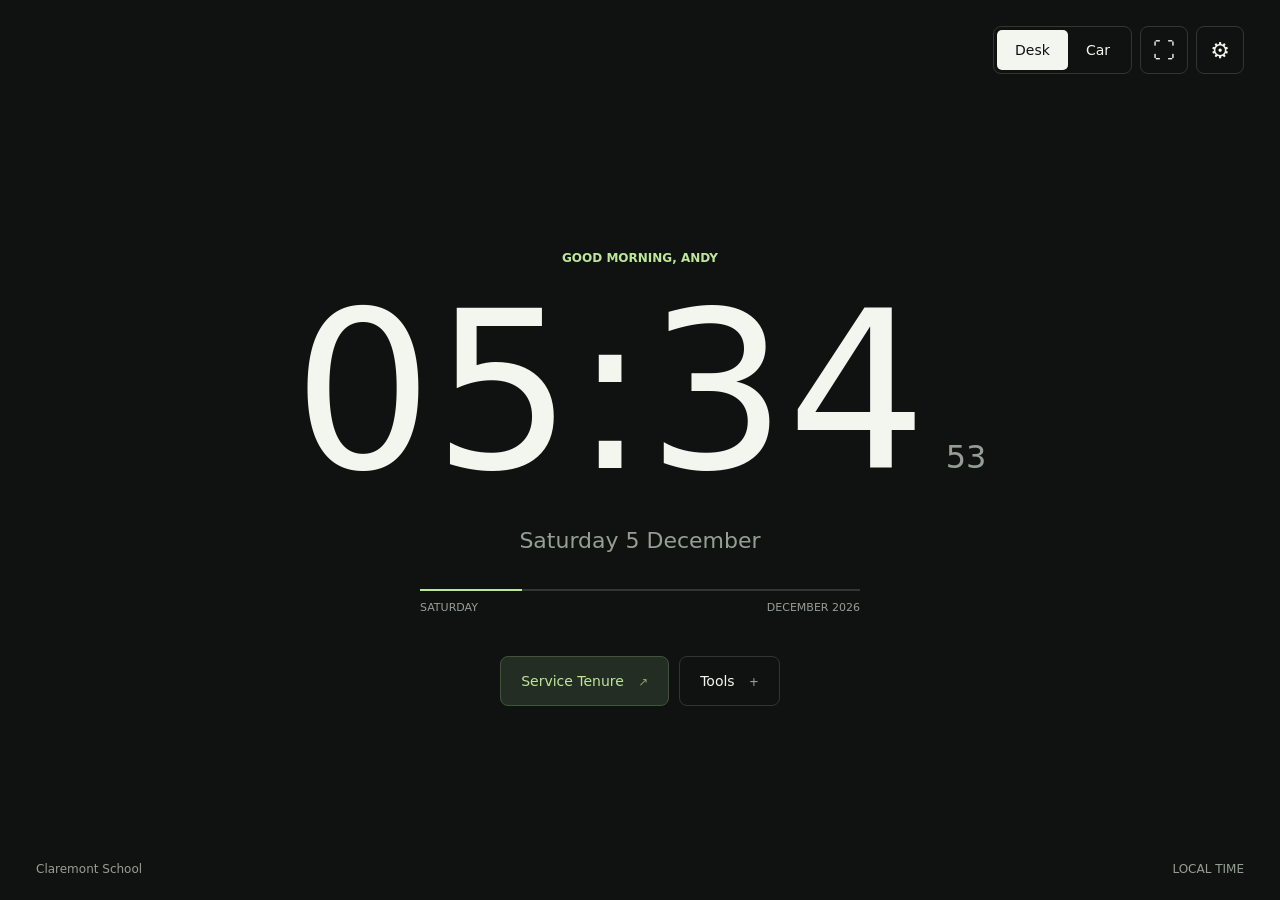
<file: service-tenure/index.html>
<!doctype html>
<html lang="en-GB">
<head>
  <meta charset="utf-8">
  <meta name="viewport" content="width=device-width, initial-scale=1">
  <meta http-equiv="refresh" content="0; url=dashboard.html">
  <title>AC Dashboard</title>
  <script>
    window.location.replace("dashboard.html");
  </script>
</head>
<body>
  <a href="dashboard.html">Open dashboard</a>
</body>
</html>
</file>
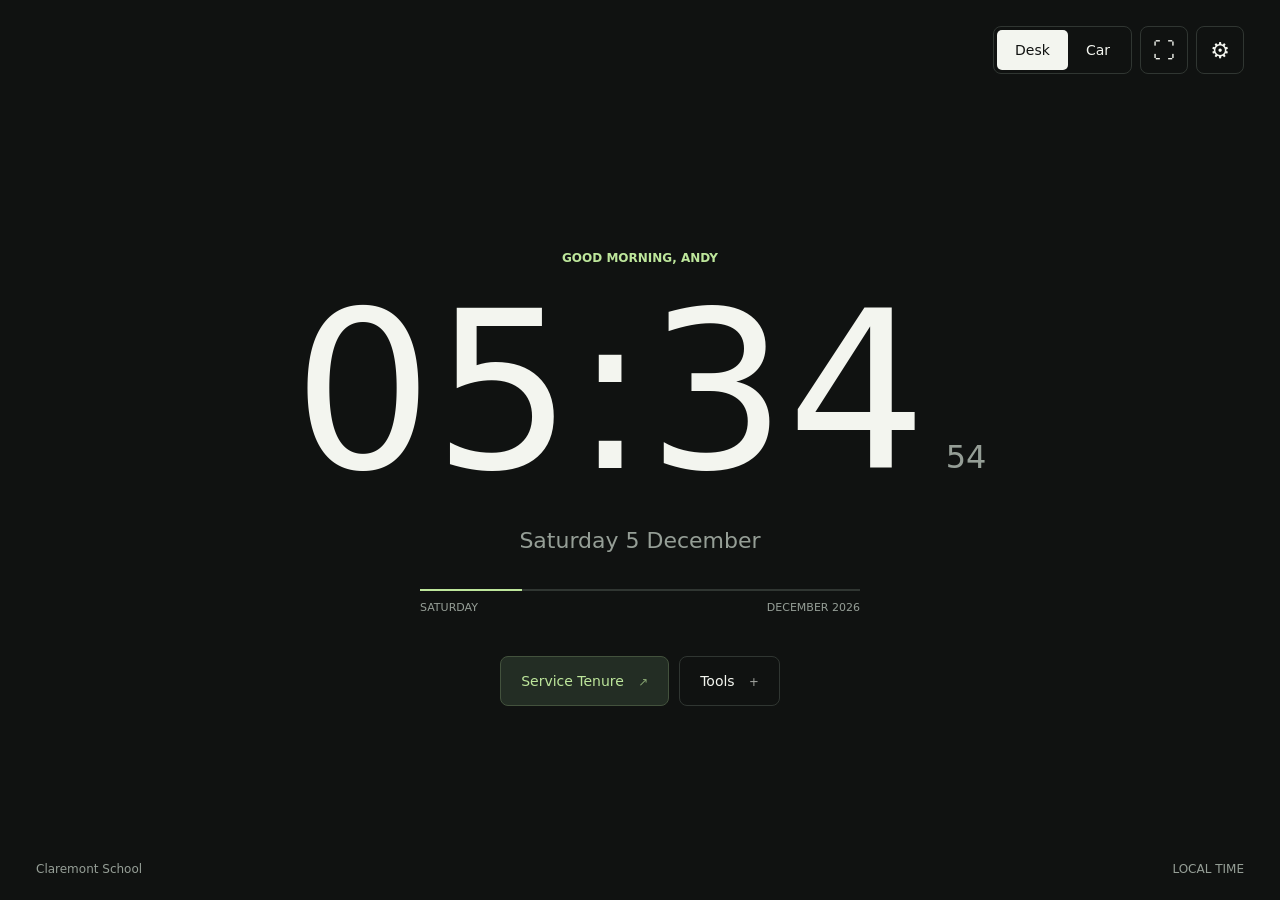
<file: service-tenure/dashboard.html>
<!doctype html>
<html lang="en-GB">
<head>
<meta charset="utf-8"><meta name="viewport" content="width=device-width, initial-scale=1, viewport-fit=cover">
<meta name="theme-color" content="#101211"><title>Andy's desk clock</title>
<link rel="manifest" href="manifest.webmanifest"><link rel="icon" href="icon.svg" type="image/svg+xml">
<style>
:root{color-scheme:dark;--bg:#101211;--ink:#f3f5ef;--muted:#959e96;--line:#303632;--panel:#191e1b;--accent:#bde69b;--soft:#232d24}
*{box-sizing:border-box;letter-spacing:0}body{margin:0;background:var(--bg);color:var(--ink);font:16px 'Segoe UI',system-ui,sans-serif;height:100vh;height:100dvh;overflow:hidden}button,input,textarea{font:inherit}button{color:inherit;cursor:pointer;touch-action:manipulation}button:focus-visible,input:focus-visible,textarea:focus-visible{outline:2px solid var(--accent);outline-offset:5px}button{border:1px solid var(--line);background:transparent;border-radius:8px;min-height:48px;padding:0 20px}button:hover{background:var(--soft)}button:active{transform:translateY(1px)}.icon{width:48px;padding:0;font-size:22px}header{display:flex;justify-content:flex-end;align-items:center;gap:12px;padding:26px 36px}.actions{display:flex;gap:8px}.mode{display:flex;border:1px solid var(--line);border-radius:8px;padding:3px}.mode button{border:0;min-height:40px;padding:0 18px;font-size:14px;border-radius:5px}.mode button[aria-pressed=true]{background:var(--ink);color:var(--bg)}main{height:calc(100% - 102px);display:flex;flex-direction:column;align-items:center;justify-content:center;padding:16px 28px 58px}.clock-wrap{width:min(100%,1080px);text-align:center}.eyebrow{color:var(--accent);font-size:12px;text-transform:uppercase;font-weight:600;margin:0 0 12px}.clock{white-space:nowrap;line-height:1.05;font-size:180px;font-weight:300;font-variant-numeric:tabular-nums;display:inline-flex;align-items:baseline;gap:18px}.seconds{font-size:32px;color:var(--muted);font-weight:400;min-width:42px}.date{font-size:22px;color:var(--muted);margin:20px 0 36px}.dayline{max-width:440px;margin:auto}.dayline .track{height:2px;background:var(--line)}.dayline .fill{height:100%;background:var(--accent);width:0}.day-labels{display:flex;justify-content:space-between;margin-top:10px;font-size:11px;color:var(--muted);text-transform:uppercase}.dock{display:flex;gap:10px;margin-top:42px;justify-content:center}.dock button{font-size:14px;min-height:50px}.dock .primary{background:var(--soft);color:var(--accent);border-color:#43523d}.dock small{margin-left:10px;opacity:.65}.footer{position:absolute;bottom:max(24px,env(safe-area-inset-bottom));left:36px;right:36px;display:flex;justify-content:space-between;color:var(--muted);font-size:12px;pointer-events:none}.footer span:last-child{font-variant-numeric:tabular-nums}.car main{height:calc(100% - 102px)}.car .seconds,.car .dayline,.car .dock,.car .footer,.car .eyebrow,.car .desk-action{display:none}.car .date{margin-bottom:0}.car .clock{font-weight:400}.light{color-scheme:light;--bg:#f3f5f0;--ink:#202821;--muted:#5f6c62;--line:#c9d1c8;--panel:#fff;--accent:#426828;--soft:#e2eadb}.night{--bg:#050605;--ink:#a6aaa2;--muted:#657065;--accent:#73876a;--panel:#0e110e;--line:#252b25;--soft:#182018}
dialog{background:var(--panel);color:var(--ink);border:1px solid var(--line);border-radius:8px;width:min(640px,calc(100% - 32px));max-height:calc(100dvh - 48px);padding:28px;overflow:auto}dialog::backdrop{background:#000b;backdrop-filter:blur(8px)}.dialog-head{display:flex;justify-content:space-between;align-items:center;gap:16px;margin-bottom:28px}h1,h2,p{margin-top:0}h2{font-size:22px;font-weight:500;margin-bottom:0}.sub{color:var(--muted);font-size:14px;line-height:1.6}.tenure-name{font-size:34px;font-weight:400;margin-bottom:6px}.stats{display:grid;grid-template-columns:repeat(3,1fr);border-top:1px solid var(--line);border-bottom:1px solid var(--line);padding:28px 0;margin:24px 0;gap:12px}.stats strong{font-size:48px;font-weight:300;font-variant-numeric:tabular-nums;display:block}.stats span{font-size:12px;color:var(--muted)}.milestone{display:flex;justify-content:space-between;gap:20px;font-size:14px;margin:22px 0 12px}.progress{height:4px;background:var(--line)}.progress div{height:100%;background:var(--accent)}.tabs{display:flex;gap:8px;margin-bottom:24px}.tabs button[aria-selected=true]{background:var(--soft);color:var(--accent)}.tool[hidden]{display:none}.timer-value{font-size:64px;text-align:center;font-weight:300;font-variant-numeric:tabular-nums;margin:20px 0}.presets,.controls{display:flex;gap:8px;justify-content:center;flex-wrap:wrap}.presets button{min-height:40px;font-size:13px}.controls{margin:20px 0}.controls .start{background:var(--accent);color:var(--bg);border-color:transparent}.custom{display:flex;justify-content:center;align-items:center;gap:12px;margin:20px 0;color:var(--muted);font-size:14px}input[type=number]{width:80px;background:var(--bg);color:var(--ink);border:1px solid var(--line);border-radius:5px;padding:10px}textarea{width:100%;min-height:220px;resize:vertical;background:var(--bg);color:var(--ink);border:1px solid var(--line);border-radius:6px;padding:16px;line-height:1.6}.note-footer{display:flex;justify-content:space-between;align-items:center;margin-top:12px}.setting{display:flex;justify-content:space-between;align-items:center;gap:18px;padding:18px 0;border-bottom:1px solid var(--line)}.setting input[type=checkbox]{width:22px;height:22px;accent-color:var(--accent)}.setting input[type=range]{width:150px;accent-color:var(--accent)}select{font:inherit;background:var(--bg);color:var(--ink);padding:10px;border:1px solid var(--line);border-radius:5px}.notice{min-height:22px;color:var(--accent);font-size:13px;margin:14px 0 0}.blink{animation:done 1s ease-in-out infinite alternate}@keyframes done{to{color:var(--accent)}}@media(prefers-reduced-motion:reduce){*{animation:none!important}}@media(max-width:600px){header{padding:18px 18px}.actions{gap:4px}.mode button{padding:0 12px}.icon{width:44px}main{padding:10px 18px 65px}.date{font-size:18px}.seconds{font-size:22px;min-width:30px}.clock{gap:8px}.dock{margin-top:30px}.footer{left:20px;right:20px;font-size:11px}.stats strong{font-size:38px}dialog{padding:22px}.tenure-name{font-size:28px}}@media(max-height:560px){header{padding:10px 24px}main{height:calc(100% - 68px);padding-bottom:30px}.eyebrow,.dayline,.footer{display:none}.date{margin:8px 0 12px;font-size:18px}.dock{margin-top:10px}.car main{height:calc(100% - 68px)}}
</style>
</head>
<body>
<header><div class="actions"><div class="mode" aria-label="Display mode"><button id="desk" aria-pressed="true">Desk</button><button id="car" aria-pressed="false">Car</button></div><button class="icon desk-action" id="full" title="Fullscreen" aria-label="Toggle fullscreen">&#x26F6;</button><button class="icon desk-action" data-open="settings" title="Display settings" aria-label="Display settings">&#x2699;</button></div></header>
<main><div class="clock-wrap"><p class="eyebrow" id="greeting">Good morning, Andy</p><div class="clock" role="timer" aria-label="Current time"><span id="time">00:00</span><span class="seconds" id="seconds">00</span></div><p class="date" id="date"></p><div class="dayline"><div class="track"><div class="fill" id="day-fill"></div></div><div class="day-labels"><span id="weekday"></span><span id="week"></span></div></div><div class="dock"><button class="primary" data-open="tenure">Service Tenure <small>&#8599;</small></button><button data-open="tools">Tools <small>+</small></button></div></div></main>
<div class="footer"><span>Claremont School</span><span id="timer-status">LOCAL TIME</span></div>
<dialog id="tenure"><div class="dialog-head"><h2>Service Tenure</h2><button class="icon" data-close title="Close" aria-label="Close Service Tenure">&#215;</button></div><p class="eyebrow">Claremont School</p><h1 class="tenure-name">Andy Clifton</h1><p class="sub">Head of IT &middot; Since 24 April 2005</p><div class="stats"><div><strong id="years">0</strong><span>YEARS</span></div><div><strong id="months">0</strong><span>MONTHS</span></div><div><strong id="days">0</strong><span>DAYS</span></div></div><p class="sub" id="total-days"></p><div class="milestone"><span id="next-year"></span><span id="until"></span></div><div class="progress"><div id="anniversary-progress"></div></div></dialog>
<dialog id="tools"><div class="dialog-head"><h2>A little extra</h2><button class="icon" data-close title="Close" aria-label="Close tools">&#215;</button></div><div class="tabs" role="tablist"><button id="timer-tab" role="tab" aria-selected="true" aria-controls="timer-tool">Timer</button><button id="notes-tab" role="tab" aria-selected="false" aria-controls="notes-tool">Scratchpad</button></div><section class="tool" id="timer-tool" role="tabpanel" aria-labelledby="timer-tab"><div class="presets"><button data-min="5">5 min</button><button data-min="15">15 min</button><button data-min="25">25 min</button><button data-min="45">45 min</button></div><label class="custom">Minutes <input id="minutes" type="number" min="1" max="240" value="25"></label><div class="timer-value" id="countdown">25:00</div><div class="controls"><button class="start" id="start">Start timer</button><button id="reset">Reset</button></div><p class="notice" id="timer-message" role="status"></p></section><section class="tool" id="notes-tool" role="tabpanel" aria-labelledby="notes-tab" hidden><textarea id="note" aria-label="Scratchpad" placeholder="Something to remember..."></textarea><div class="note-footer"><span class="sub" id="save-status">Saved on this device</span><button id="clear-note">Clear</button></div></section></dialog>
<dialog id="settings"><div class="dialog-head"><h2>Display</h2><button class="icon" data-close title="Close" aria-label="Close display settings">&#215;</button></div><label class="setting">Appearance <select id="theme"><option value="dark">Dark</option><option value="light">Light</option><option value="night">Night</option></select></label><label class="setting">Show seconds <input id="show-seconds" type="checkbox" checked></label><label class="setting">24-hour clock <input id="format" type="checkbox" checked></label><label class="setting">Brightness <input id="brightness" type="range" min="30" max="100" value="100"></label><label class="setting">Keep screen awake <input id="awake" type="checkbox" checked></label><p class="notice" id="wake-status" role="status"></p></dialog>
<script>
if (location.protocol !== 'file:' && 'serviceWorker' in navigator) window.addEventListener('load', () => navigator.serviceWorker.register('./sw.js').catch(() => {}));
const $=id=>document.getElementById(id);let prefs={theme:'dark',seconds:true,format:true,brightness:100,awake:true};try{Object.assign(prefs,JSON.parse(localStorage.getItem('still-display')||'{}'));$('note').value=localStorage.getItem('still-note')||''}catch{}
let car=false,lock=null,audio=null,remaining=1500000,end=0,running=false,finished=false;
function save(){try{localStorage.setItem('still-display',JSON.stringify(prefs))}catch{}}
function fitClock(){const maxHeight=innerHeight<560?innerHeight*.31:innerHeight*.25;const width=$('time').parentElement.parentElement.clientWidth-(!car&&prefs.seconds?65:8);$('time').parentElement.style.fontSize=Math.floor(Math.min(car?260:220,maxHeight,width/3.05))+'px'}
function apply(){document.body.classList.toggle('light',prefs.theme==='light');document.body.classList.toggle('night',prefs.theme==='night');document.body.classList.toggle('car',car);$('seconds').style.display=prefs.seconds&&!car?'':'none';document.body.style.filter='brightness('+prefs.brightness/100+')';$('theme').value=prefs.theme;$('show-seconds').checked=prefs.seconds;$('format').checked=prefs.format;$('brightness').value=prefs.brightness;$('awake').checked=prefs.awake;$('desk').setAttribute('aria-pressed',!car);$('car').setAttribute('aria-pressed',car);fitClock();tick()}
function setMode(value){car=value;apply()}
$('desk').onclick=()=>setMode(false);$('car').onclick=()=>setMode(true);window.addEventListener('resize',fitClock);
document.querySelectorAll('[data-open]').forEach(b=>b.onclick=()=>$(b.dataset.open).showModal());document.querySelectorAll('[data-close]').forEach(b=>b.onclick=()=>b.closest('dialog').close());document.querySelectorAll('dialog').forEach(d=>d.addEventListener('click',e=>{if(e.target===d){const r=d.getBoundingClientRect();if(e.clientX<r.left||e.clientX>r.right||e.clientY<r.top||e.clientY>r.bottom)d.close()}}));
$('theme').onchange=e=>{prefs.theme=e.target.value;save();apply()};$('show-seconds').onchange=e=>{prefs.seconds=e.target.checked;save();apply()};$('format').onchange=e=>{prefs.format=e.target.checked;save();apply()};$('brightness').oninput=e=>{prefs.brightness=+e.target.value;save();apply()};
async function wake(){if(!prefs.awake||document.hidden||lock)return;try{lock=await navigator.wakeLock.request('screen');$('wake-status').textContent='Screen awake';lock.addEventListener('release',()=>{lock=null;$('wake-status').textContent='Screen wake lock released'})}catch{$('wake-status').textContent='Screen wake lock unavailable in this browser.'}}
$('awake').onchange=async e=>{prefs.awake=e.target.checked;save();if(!prefs.awake){if(lock)await lock.release();$('wake-status').textContent='Using device sleep settings'}else wake()};document.addEventListener('pointerdown',()=>{wake();if(!audio){try{audio=new(window.AudioContext||window.webkitAudioContext)()}catch{}}if(audio?.state==='suspended')audio.resume()});document.addEventListener('visibilitychange',()=>{if(!document.hidden){wake();tick()}});
$('full').onclick=async()=>{try{if(document.fullscreenElement)await document.exitFullscreen();else await document.documentElement.requestFullscreen()}catch{$('settings').showModal();$('wake-status').textContent='Fullscreen is unavailable in this browser.'}};
function tenure(now){const start=new Date(2005,3,24);let y=now.getFullYear()-2005;if(now<new Date(now.getFullYear(),3,24))y--;let anniversary=new Date(2005+y,3,24),next=new Date(2006+y,3,24);let m=(now.getFullYear()-anniversary.getFullYear())*12+now.getMonth()-anniversary.getMonth();let anchor=new Date(anniversary.getFullYear(),3+m,24);if(anchor>now){m--;anchor=new Date(anniversary.getFullYear(),3+m,24)}const dayNumber=d=>Date.UTC(d.getFullYear(),d.getMonth(),d.getDate())/86400000;const days=dayNumber(now)-dayNumber(anchor);$('years').textContent=y;$('months').textContent=m;$('days').textContent=days;$('total-days').textContent=(dayNumber(now)-dayNumber(start)).toLocaleString('en-GB')+' days of service';$('next-year').textContent=(y+1)+' years on 24 April';$('until').textContent=(dayNumber(next)-dayNumber(now))+' days to go';$('anniversary-progress').style.width=Math.max(0,Math.min(100,(now-anniversary)/(next-anniversary)*100))+'%'}
function duration(ms){let s=Math.max(0,Math.ceil(ms/1000));return String(Math.floor(s/60)).padStart(2,'0')+':'+String(s%60).padStart(2,'0')}
function alarm(){if(!audio)return;for(let i=0;i<3;i++){const o=audio.createOscillator(),g=audio.createGain();o.connect(g);g.connect(audio.destination);o.frequency.value=660;g.gain.setValueAtTime(.15,audio.currentTime+i*.45);g.gain.exponentialRampToValueAtTime(.001,audio.currentTime+i*.45+.3);o.start(audio.currentTime+i*.45);o.stop(audio.currentTime+i*.45+.32)}}
function tick(){const n=new Date(),h=n.getHours();$('time').textContent=String(prefs.format?h:(h%12||12)).padStart(2,'0')+':'+String(n.getMinutes()).padStart(2,'0');$('seconds').textContent=String(n.getSeconds()).padStart(2,'0');$('date').textContent=n.toLocaleDateString('en-GB',{weekday:'long',day:'numeric',month:'long'})+(!prefs.format?' / '+(h<12?'AM':'PM'):'');$('greeting').textContent=(h<12?'Good morning':h<17?'Good afternoon':'Good evening')+', Andy';$('day-fill').style.width=((h*60+n.getMinutes())/1440*100)+'%';$('weekday').textContent=n.toLocaleDateString('en-GB',{weekday:'long'});$('week').textContent=n.toLocaleDateString('en-GB',{month:'long',year:'numeric'});tenure(n);if(running){remaining=Math.max(0,end-Date.now());if(!remaining){running=false;finished=true;$('start').textContent='Start again';$('timer-message').textContent='Time is up.';$('countdown').classList.add('blink');alarm();if(!car){document.querySelectorAll('dialog[open]').forEach(d=>d.close());$('tools').showModal();tab('timer')}}}$('countdown').textContent=duration(remaining);$('timer-status').textContent=finished?'TIMER FINISHED':running?'TIMER / '+duration(remaining):'LOCAL TIME'}
function resetTimer(){running=false;finished=false;remaining=Math.max(1,Math.min(240,+$('minutes').value||25))*60000;$('minutes').value=remaining/60000;$('start').textContent='Start timer';$('timer-message').textContent='';$('countdown').classList.remove('blink');tick()}
$('start').onclick=()=>{if(running){remaining=Math.max(0,end-Date.now());running=false;$('start').textContent='Resume'}else{if(finished)resetTimer();end=Date.now()+remaining;running=true;$('start').textContent='Pause';$('timer-message').textContent='Timer running'}tick()};$('reset').onclick=resetTimer;$('minutes').onchange=resetTimer;document.querySelectorAll('[data-min]').forEach(b=>b.onclick=()=>{$('minutes').value=b.dataset.min;resetTimer()});
function tab(which){for(const t of ['timer','notes']){$(t+'-tab').setAttribute('aria-selected',t===which);$(t+'-tool').hidden=t!==which}}$('timer-tab').onclick=()=>tab('timer');$('notes-tab').onclick=()=>tab('notes');$('note').oninput=()=>{try{localStorage.setItem('still-note',$('note').value);$('save-status').textContent='Saved on this device'}catch{$('save-status').textContent='Could not save on this device'}};$('clear-note').onclick=()=>{if(!$('note').value||confirm('Clear this scratchpad?')){$('note').value='';$('note').oninput()}};apply();setInterval(tick,250);
</script></body></html>
</file>
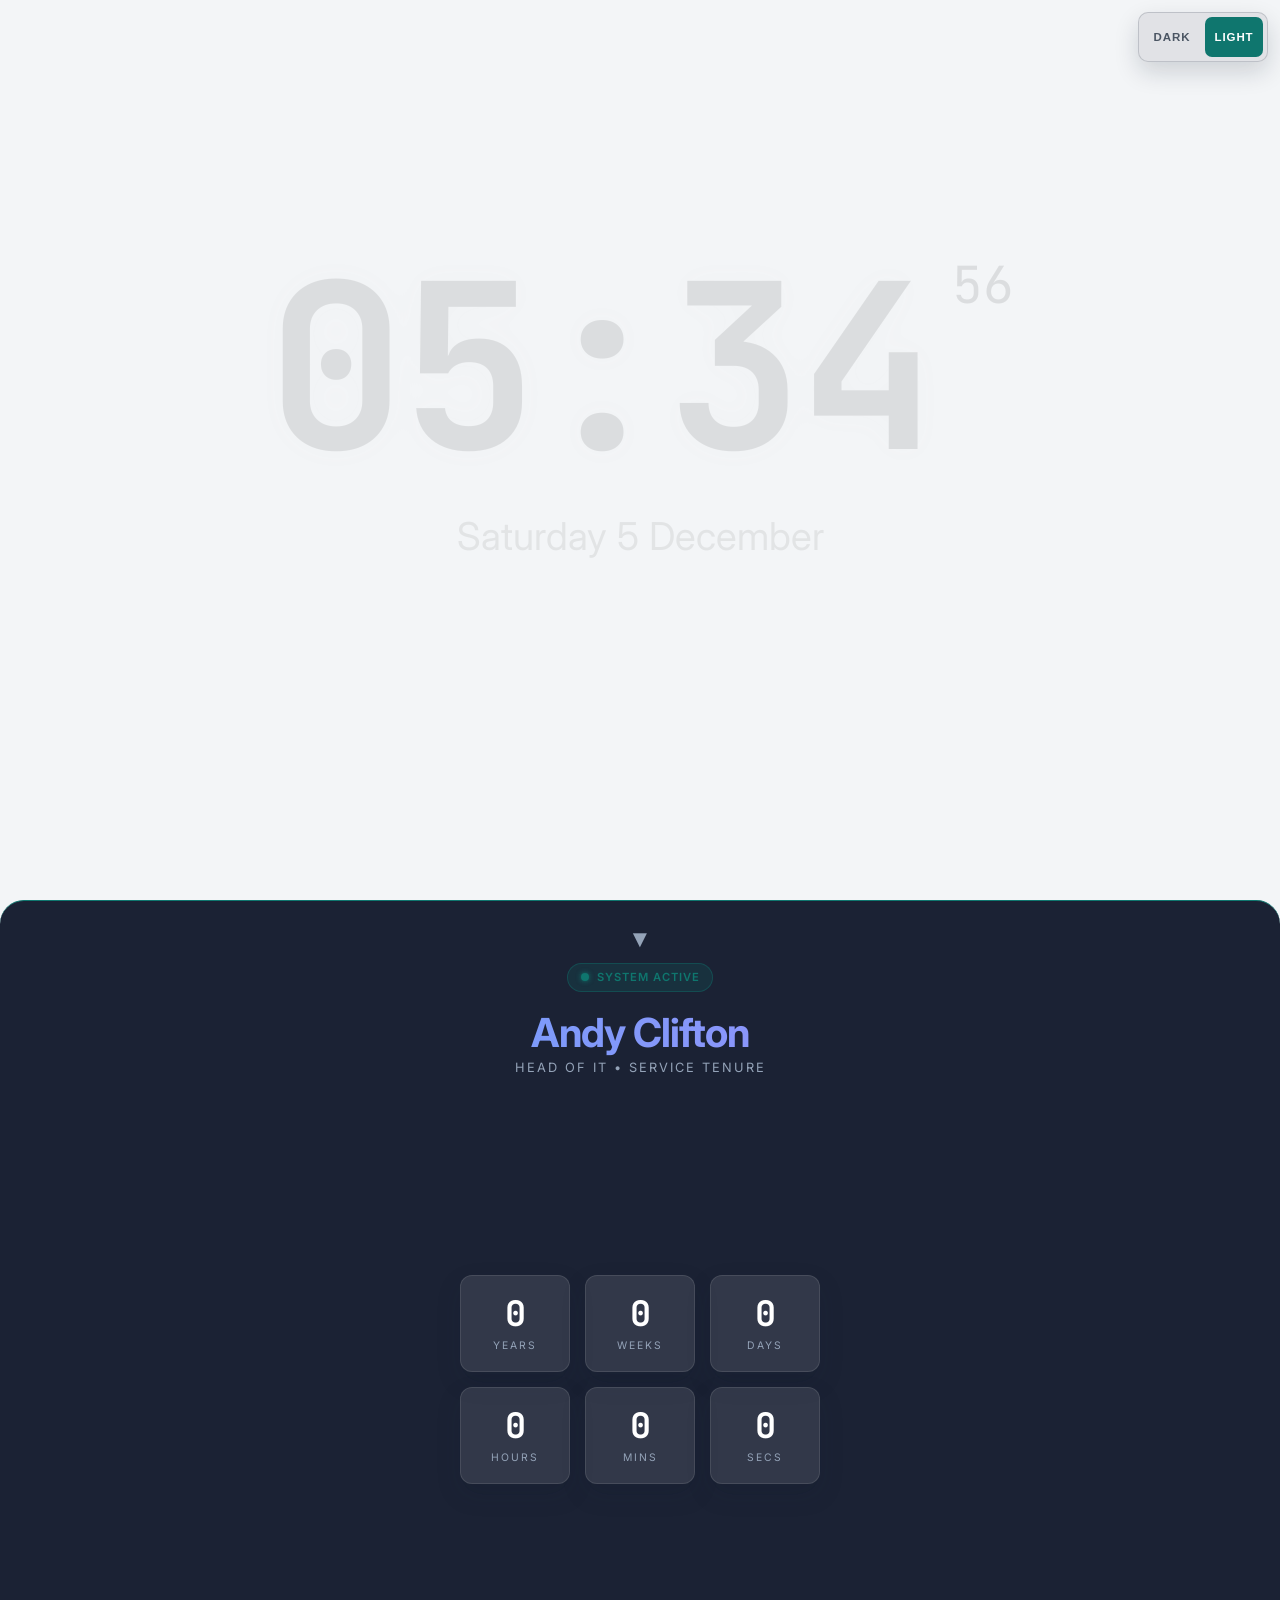
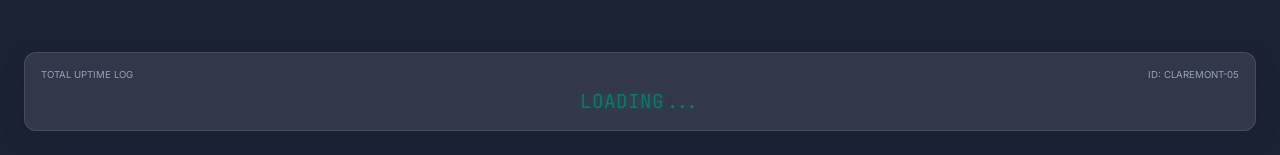
<file: service-tenure/backup-classic-2026-11-12/dashboard.html>
<!DOCTYPE html>
<html lang="en-GB">
<head>
    <meta charset="UTF-8">
    <meta name="viewport" content="width=device-width, initial-scale=1.0, maximum-scale=1.0, user-scalable=no">
    <meta name="theme-color" id="theme-color-meta" content="#000000">
    <meta name="apple-mobile-web-app-capable" content="yes">
    <meta name="apple-mobile-web-app-title" content="AC Dashboard">
    <title>AC Dashboard v18</title>
    <link rel="manifest" href="manifest.webmanifest">
    <link rel="icon" href="icon.svg" type="image/svg+xml">
    <link href="https://fonts.googleapis.com/css2?family=Inter:wght@300;400;600;700&family=JetBrains+Mono:wght@400;700&display=swap" rel="stylesheet">
    <script>
        try {
            const savedTheme = localStorage.getItem('ac_dashboard_theme');
            const preferredTheme = window.matchMedia && window.matchMedia('(prefers-color-scheme: light)').matches ? 'light' : 'dark';
            document.documentElement.dataset.theme = savedTheme || preferredTheme;
        } catch {
            document.documentElement.dataset.theme = 'dark';
        }
    </script>
    <style>
        /* --- 1. Variables & Reset --- */
        :root {
            color-scheme: dark;
            --bg-color: #000000;
            --text-primary: #ffffff;
            --text-dim: #8b98a9;
            --accent: #10b981; /* Tenure Green */
            --accent-strong: #34d399;
            --accent-contrast: #031712;
            --glass: rgba(255, 255, 255, 0.1);
            --glass-panel: rgba(0, 0, 0, 0.96);
            --overlay-panel-bg: rgba(15, 23, 42, 0.95);
            --border: rgba(255, 255, 255, 0.1);
            --shadow: rgba(0, 0, 0, 0.45);
            --danger: #ef4444;
            --button-bg: #050505;
            --button-muted: #111111;
            --canvas-bg: rgba(0, 0, 0, 0.72);
            --canvas-opaque-bg: #000000;
            --modal-bg: #000000;
            --modal-overlay: rgba(0,0,0,0.85);
            --trigger-bottom: linear-gradient(to top, rgba(15, 23, 42, 0.86), rgba(15, 23, 42, 0.28), transparent);
            --trigger-top: linear-gradient(to bottom, rgba(15, 23, 42, 0.86), rgba(15, 23, 42, 0.28), transparent);
            --clock-color: var(--text-primary);
            --clock-seconds-color: var(--text-dim);
            --clock-glow: rgba(16, 185, 129, 0.22);
            --clock-panel: transparent;
        }

        html[data-theme="light"] {
            color-scheme: light;
            --bg-color: #f3f5f7;
            --text-primary: #111827;
            --text-dim: #4b5563;
            --accent: #0f766e;
            --accent-strong: #0f766e;
            --accent-contrast: #ffffff;
            --glass: rgba(17, 24, 39, 0.08);
            --glass-panel: rgba(248, 250, 252, 0.97);
            --overlay-panel-bg: rgba(15, 23, 42, 0.95);
            --border: rgba(15, 23, 42, 0.16);
            --shadow: rgba(15, 23, 42, 0.16);
            --danger: #b91c1c;
            --button-bg: #e5e7eb;
            --button-muted: #d1d5db;
            --canvas-bg: rgba(226, 232, 240, 0.75);
            --canvas-opaque-bg: #ffffff;
            --modal-bg: #ffffff;
            --modal-overlay: rgba(15, 23, 42, 0.38);
            --trigger-bottom: linear-gradient(to top, rgba(15, 23, 42, 0.86), rgba(15, 23, 42, 0.28), transparent);
            --trigger-top: linear-gradient(to bottom, rgba(15, 23, 42, 0.86), rgba(15, 23, 42, 0.28), transparent);
            --clock-color: var(--text-primary);
            --clock-seconds-color: var(--text-dim);
            --clock-glow: rgba(15, 118, 110, 0.16);
            --clock-panel: transparent;
        }

        html[data-visual-theme="midnight"] {
            --clock-color: #7dd3fc;
            --clock-seconds-color: #bae6fd;
            --clock-glow: rgba(56, 189, 248, 0.22);
        }

        html[data-visual-theme="matrix"] {
            --clock-color: #86efac;
            --clock-seconds-color: #bbf7d0;
            --clock-glow: rgba(34, 197, 94, 0.25);
        }

        html[data-visual-theme="solar"] {
            --clock-color: #f59e0b;
            --clock-seconds-color: #fbbf24;
            --clock-glow: rgba(180, 83, 9, 0.16);
        }

        html[data-visual-theme="performance"] {
            --clock-color: #f87171;
            --clock-seconds-color: #fecaca;
            --clock-glow: rgba(239, 68, 68, 0.24);
        }

        * { box-sizing: border-box; margin: 0; padding: 0; user-select: none; }
        
        body {
            background-color: var(--bg-color);
            color: var(--text-primary);
            font-family: 'Inter', sans-serif;
            height: 100vh;
            height: 100dvh;
            overflow: hidden;
            position: relative;
            transition: opacity 1s ease;
        }


        /* --- 2. Animations --- */
        @keyframes pixel-shift {
            0% { transform: translate(0, 0); }
            50% { transform: translate(2px, 2px); }
            100% { transform: translate(0, 0); }
        }
        
        @keyframes pulse-green {
            0% { box-shadow: 0 0 0 0 rgba(16, 185, 129, 0.7); }
            70% { box-shadow: 0 0 0 8px rgba(16, 185, 129, 0); }
            100% { box-shadow: 0 0 0 0 rgba(16, 185, 129, 0); }
        }

        .burn-in-wrapper {
            width: 100%; height: 100%; display: flex; flex-direction: column;
            animation: pixel-shift 60s infinite steps(1);
        }

        .dashboard-theme-control {
            position: fixed;
            z-index: 35;
            top: max(12px, env(safe-area-inset-top));
            right: max(12px, env(safe-area-inset-right));
            box-shadow: 0 10px 24px var(--shadow);
            width: auto;
        }


        /* --- 3. Dimmed State (Night Mode) --- */
        body.dimmed-state .main-display { opacity: 0.1; filter: grayscale(100%); }
        body.dimmed-state .trigger-bar, body.dimmed-state .trigger-bar-top { opacity: 0; }
        
        #wake-overlay {
            position: fixed; top: 0; left: 0; width: 100%; height: 100%;
            z-index: 999; display: none;
        }

        /* --- 4. Main Clock --- */
        .main-display {
            flex: 1; display: flex; flex-direction: column;
            justify-content: center; align-items: center; text-align: center;
            transition: all 1s ease;
        }

        .time-container { font-family: 'JetBrains Mono', monospace; cursor: pointer; padding: 0.08em 0.18em; border-radius: 0.18em; background: var(--clock-panel); }
        #clock-time { color: var(--text-primary); font-size: 18vw; line-height: 1; font-weight: 700; letter-spacing: -5px; text-shadow: 0 0 32px var(--clock-glow); }
        #clock-seconds { font-size: 4vw; color: var(--text-primary); vertical-align: top; margin-left: 10px; }
        html[data-clock-style="calm"] .time-container { font-family: 'Inter', sans-serif; }
        html[data-clock-style="calm"] #clock-time { font-weight: 300; letter-spacing: -0.08em; }
        html[data-clock-style="calm"] #clock-seconds { font-weight: 600; }
        html[data-clock-style="block"] .time-container { background: var(--glass); border: 1px solid var(--border); box-shadow: 0 20px 48px var(--shadow); }
        html[data-clock-style="block"] #clock-time { letter-spacing: -0.02em; }
        html[data-clock-style="minimal"] #clock-seconds { display: none; }
        html[data-clock-style="minimal"] #clock-time { font-size: 19vw; font-weight: 600; letter-spacing: -0.06em; }

        .date-container {
            margin-top: 20px; font-size: 3vw; color: var(--text-dim); cursor: pointer;
            border: 1px solid transparent; padding: 10px 20px; border-radius: 50px;
        }
        .date-container:active { background: var(--glass); }

        body.focus-mode .date-container, 
        body.focus-mode .trigger-bar, 
        body.focus-mode .trigger-bar-top { opacity: 0; pointer-events: none; }

        /* --- 5. Slide Panels --- */
        .panel-base {
            position: absolute; left: 0; width: 100%; height: 95%;
            background: var(--overlay-panel-bg);
            --text-primary: #ffffff;
            --text-dim: #94a3b8;
            --border: rgba(255, 255, 255, 0.1);
            --glass: rgba(255, 255, 255, 0.1);
            --button-bg: #050505;
            --button-muted: #111111;
            color: #ffffff;
            backdrop-filter: blur(12px); -webkit-backdrop-filter: blur(12px);
            z-index: 50; display: flex; flex-direction: column; padding: 1.5rem;
            transition: transform 0.4s cubic-bezier(0.16, 1, 0.3, 1);
        }

        .slide-panel-bottom {
            bottom: 0; border-top: 1px solid var(--accent); border-radius: 24px 24px 0 0;
            transform: translateY(100%);
        }
        .slide-panel-bottom.active-panel { transform: translateY(0); }

        .slide-panel-top {
            top: 0; border-bottom: 1px solid var(--accent); border-radius: 0 0 24px 24px;
            transform: translateY(-100%);
        }
        .slide-panel-top.active-panel { transform: translateY(0); }

        .slide-close-btn { align-self: center; background: transparent; border: none; color: var(--text-dim); font-size: 1.5rem; padding: 0 20px 10px 20px; cursor: pointer; }

        /* --- 6. Trigger Bars --- */
        .trigger-bar, .trigger-bar-top {
            position: absolute; width: 100%; height: 60px; display: flex; justify-content: center; align-items: center; cursor: pointer; z-index: 20;
            transition: opacity 0.3s;
        }
        .trigger-bar {
            position: relative; flex: 0 0 52px;
            width: 180px; max-width: 100%; height: 52px; gap: 12px;
            margin-top: 28px; padding: 0 16px;
            border: 1px solid var(--border); border-radius: 8px;
            background: var(--glass); color: var(--text-primary);
            font: inherit; touch-action: manipulation;
        }
        .trigger-bar:hover { border-color: var(--accent); }
        .trigger-bar:active { background: var(--accent); color: var(--accent-contrast); }
        .trigger-bar:focus-visible { outline: 2px solid var(--accent); outline-offset: 4px; }
        .trigger-bar .chevron-up {
            width: 9px; height: 9px; border-top: 2px solid currentColor;
            border-left: 2px solid currentColor; border-radius: 0;
            background: none; transform: translateY(3px) rotate(45deg);
        }
        .trigger-bar-top { top: 0; background: var(--trigger-top); }
        .tenure-trigger-label { font-size: 14px; font-weight: 600; }
        
        .chevron-up, .chevron-down { width: 40px; height: 5px; background: var(--text-dim); border-radius: 10px; }
        
        body.panel-is-open .trigger-bar, body.panel-is-open .trigger-bar-top { opacity: 0; pointer-events: none; }

        /* --- 7. Tenure Styles --- */
        .tenure-header { text-align: center; margin-bottom: 2rem; }
        .status-badge { display: inline-flex; align-items: center; background: color-mix(in srgb, var(--accent) 18%, transparent); border: 1px solid color-mix(in srgb, var(--accent) 40%, transparent); color: var(--accent-strong); padding: 0.4rem 0.8rem; border-radius: 99px; font-size: 0.7rem; font-weight: 600; text-transform: uppercase; letter-spacing: 1px; margin-bottom: 1rem; }
        .status-dot { width: 8px; height: 8px; background-color: var(--accent-strong); border-radius: 50%; margin-right: 8px; box-shadow: 0 0 5px var(--accent-strong); animation: pulse-green 2s infinite; }
        .tenure-name { font-size: 2.5rem; font-weight: 700; margin-bottom: 0.2rem; background: linear-gradient(to right, #60a5fa, #a78bfa); -webkit-background-clip: text; -webkit-text-fill-color: transparent; letter-spacing: -1px; }
        .tenure-title { font-size: 0.8rem; color: var(--text-dim); letter-spacing: 2px; text-transform: uppercase; }
        .tenure-grid { display: flex; flex-direction: column; gap: 15px; flex: 1; justify-content: center; }
        .tenure-row { display: flex; justify-content: center; gap: 15px; flex-wrap: wrap; }
        .stat-card { background: var(--glass); padding: 1.2rem; border-radius: 12px; min-width: 110px; text-align: center; border: 1px solid var(--border); box-shadow: 0 10px 24px var(--shadow); }
        .stat-num { font-family: 'JetBrains Mono', monospace; font-size: 2.2rem; font-weight: 700; display: block; color: var(--text-primary); line-height: 1.1; }
        .stat-num.secondary { color: var(--text-primary); }
        .stat-label { font-size: 0.65rem; text-transform: uppercase; color: var(--text-dim); letter-spacing: 2px; margin-top: 5px; display: block; }
        .uptime-terminal { background: var(--glass); border: 1px solid var(--border); border-radius: 12px; padding: 1rem; margin-top: auto; text-align: center; box-shadow: 0 10px 24px var(--shadow); }
        .term-labels { display: flex; justify-content: space-between; font-size: 0.6rem; color: var(--text-dim); text-transform: uppercase; margin-bottom: 0.5rem; }
        .term-display { font-family: 'JetBrains Mono', monospace; font-size: 1.2rem; color: var(--accent); text-shadow: 0 0 10px rgba(16, 185, 129, 0.3); }

        /* --- 8. Tools Styles --- */
        .tools-tabs { display: flex; gap: 10px; margin-bottom: 20px; border-bottom: 1px solid var(--border); padding-bottom: 10px; flex-shrink: 0; width: 100%; align-items: center; }
        .theme-control { display: inline-flex; flex: 0 0 auto; gap: 4px; height: 50px; padding: 4px; border: 1px solid var(--border); border-radius: 10px; background: var(--glass); }
        .theme-option { min-width: 58px; border: 0; border-radius: 7px; background: transparent; color: var(--text-dim); font-size: 0.72rem; font-weight: 700; letter-spacing: 0.08em; text-transform: uppercase; cursor: pointer; }
        .theme-option[aria-pressed="true"] { background: var(--accent); color: var(--accent-contrast); }
        .style-lab { width: 100%; height: 100%; overflow: auto; padding-right: 4px; }
        .lab-section { margin-bottom: 24px; padding: 16px; border: 1px solid var(--border); border-radius: 16px; background: rgba(255, 255, 255, 0.045); }
        .lab-section + .lab-section { margin-top: 16px; }
        .lab-heading { display: flex; justify-content: space-between; gap: 12px; align-items: end; margin-bottom: 14px; padding-bottom: 12px; border-bottom: 1px solid var(--border); }
        .lab-heading h2 { font-size: 0.82rem; color: #bfdbfe; letter-spacing: 0.12em; text-transform: uppercase; }
        .lab-heading p { color: var(--text-dim); font-size: 0.78rem; line-height: 1.4; max-width: 34rem; }
        .choice-grid { display: grid; grid-template-columns: repeat(auto-fit, minmax(160px, 1fr)); gap: 12px; }
        .style-choice { min-height: 108px; padding: 12px; border: 1px solid var(--border); border-radius: 14px; background: var(--glass); color: var(--text-primary); cursor: pointer; text-align: left; }
        .style-choice[aria-pressed="true"] { border-color: var(--accent); box-shadow: 0 0 0 2px color-mix(in srgb, var(--accent) 30%, transparent); }
        .choice-preview { height: 42px; border-radius: 10px; margin-bottom: 10px; border: 1px solid rgba(255,255,255,0.16); }
        .preview-midnight { background: linear-gradient(135deg, #020617, #0f172a 50%, #38bdf8); }
        .preview-matrix { background: linear-gradient(135deg, #000, #052e16 55%, #22c55e); }
        .preview-solar { background: linear-gradient(135deg, #fff7ed, #fed7aa 55%, #b45309); }
        .preview-performance { background: linear-gradient(135deg, #09090b, #27272a 55%, #ef4444); }
        .style-choice strong { display: block; font-size: 0.92rem; margin-bottom: 3px; }
        .style-choice span { color: var(--text-dim); font-size: 0.72rem; line-height: 1.35; }
        .clock-preview { display: block; margin-bottom: 8px; color: var(--accent); font-family: 'JetBrains Mono', monospace; font-size: 1.35rem; }
        .clock-preview.calm { font-family: 'Inter', sans-serif; font-weight: 300; }
        .clock-preview.block { padding: 7px 9px; border-radius: 8px; background: var(--bg-color); border: 1px solid var(--border); }
        .clock-preview.minimal .seconds { display: none; }
        
        .tool-btn { 
            background: var(--glass); border: 1px solid var(--border); color: var(--text-primary); 
            padding: 15px 10px; border-radius: 8px; font-size: 0.9rem; text-transform: uppercase; letter-spacing: 1px; 
            cursor: pointer; transition: background 0.1s; flex: 1; text-align: center; 
            display: flex; align-items: center; justify-content: center; height: 50px;
        }
        .tool-btn:active { background: var(--accent); color: var(--accent-contrast); }
        .tool-btn.active-tab { background: var(--accent); color: var(--accent-contrast); font-weight: bold; }
        
        .mute-btn { 
            background: none; border: 1px solid var(--border); color: var(--text-dim); 
            border-radius: 8px; width: 50px; height: 50px; 
            cursor: pointer; display: flex; justify-content: center; align-items: center; 
            font-size: 1.2rem; flex: 0 0 50px; /* Fixed width */
        }
        .mute-btn:active { background: var(--glass); } .mute-btn.muted { color: #ef4444; border-color: #ef4444; }

        .tool-view { width: 100%; display: none; }
        .centered-tool { max-width: 400px; margin: 0 auto; width: 100%; height: 100%; flex-direction: column; }
        
        /* --- NOTES STYLES --- */
        .notes-tool { 
            width: 100%; height: 100%; 
            display: flex; flex-direction: column;
            max-width: 100%; 
        }
        
        #note-canvas-container {
            flex: 1; 
            background: var(--canvas-bg);
            border-radius: 12px; border: 2px solid var(--border);
            position: relative; overflow: hidden; cursor: crosshair;
            touch-action: none;
            transition: background-color 0.3s;
        }
        
        #note-canvas-container.opaque-bg { background: var(--canvas-opaque-bg); border-color: var(--accent); }
        
        #note-canvas { display: block; width: 100%; height: 100%; }

        .notes-controls {
            display: flex; gap: 15px; margin-top: 15px; justify-content: center; align-items: center;
            flex-shrink: 0;
        }
        .palette-btn {
            width: 35px; height: 35px; border-radius: 50%; border: 2px solid rgba(255,255,255,0.2); cursor: pointer; transition: transform 0.2s;
        }
        .palette-btn.pen-selected { transform: scale(1.2); border-color: #fff; box-shadow: 0 0 10px rgba(255,255,255,0.2); }
        .p-green { background: #10b981; }
        .p-white { background: #ffffff; }
        .p-red { background: #ef4444; }
        
        .eraser-btn {
            background: var(--button-muted); color: var(--text-dim); border: 1px solid var(--border);
            padding: 8px 15px; border-radius: 20px; font-size: 0.8rem; cursor: pointer; font-weight: bold;
        }
        .eraser-btn.pen-selected { background: var(--accent); color: var(--accent-contrast); }

        .icon-btn { background: var(--glass); color: var(--text-primary); border: 1px solid var(--border); width: 40px; height: 35px; border-radius: 20px; font-size: 1.2rem; cursor: pointer; display: flex; align-items: center; justify-content: center; }
        .clear-btn { background: #b91c1c; color: white; border: none; padding: 8px 15px; border-radius: 20px; font-size: 0.8rem; cursor: pointer; font-weight: bold; margin-left: auto; }

        /* Calculator */
        .calc-grid { display: grid; grid-template-columns: repeat(4, 1fr); gap: 10px; flex: 1; }
        .calc-btn { padding: 0; font-size: 1.5rem; background: var(--button-bg); border: none; color: var(--text-primary); border-radius: 8px; }
        .calc-btn.op { background: var(--accent); color: var(--accent-contrast); }
        .calc-display { grid-column: span 4; background: var(--bg-color); color: var(--accent); padding: 20px; text-align: right; font-family: 'JetBrains Mono'; font-size: 2rem; margin-bottom: 10px; border-radius: 8px; }

        /* Timer/Stopwatch */
        .time-tool-display { font-size: 3.5rem; font-family: 'JetBrains Mono'; margin: 1rem 0; text-align: center; color: var(--text-primary); }
        .control-row { display: flex; justify-content: center; gap: 15px; margin-top: 20px; }
        .timer-inputs { display: flex; justify-content: center; gap: 10px; align-items: center; margin-bottom: 20px; }
        .timer-input-group { display: flex; flex-direction: column; align-items: center; }
        .timer-input-group label { font-size: 0.7rem; color: var(--text-dim); margin-bottom: 5px; }
        .timer-input-box { background: var(--bg-color); border: 1px solid var(--border); color: var(--accent); font-family: 'JetBrains Mono'; font-size: 1.5rem; width: 70px; padding: 10px; text-align: center; border-radius: 8px; }

        /* Modal Overlays */
        .modal-overlay { position: fixed; top: 0; left: 0; width: 100%; height: 100%; background: var(--modal-overlay); z-index: 100; display: none; justify-content: center; align-items: center; backdrop-filter: blur(5px); }
        .modal-content-simple { background: var(--modal-bg); padding: 2rem; border-radius: 16px; width: 90%; max-width: 450px; border: 1px solid var(--border); }
        .alert-overlay { position: fixed; top: 0; left: 0; width: 100%; height: 100%; background: rgba(185, 28, 28, 0.85); z-index: 200; display: none; justify-content: center; align-items: center; flex-direction: column; backdrop-filter: blur(8px); }
        .alert-text { font-size: 2.5rem; font-weight: 700; color: white; margin-bottom: 2rem; text-transform: uppercase; letter-spacing: 2px; text-align: center; }
        .alert-btn { background: white; color: #b91c1c; border: none; padding: 15px 40px; font-size: 1.2rem; font-weight: bold; border-radius: 50px; cursor: pointer; box-shadow: 0 10px 25px rgba(0,0,0,0.5); }
        .calendar-grid { display: grid; grid-template-columns: repeat(7, 1fr); gap: 5px; text-align: center; }
        .cal-header { color: var(--text-dim); font-size: 0.8rem; margin-bottom: 10px; padding: 5px; }
        .cal-day { padding: 10px; background: var(--button-bg); border-radius: 4px; font-size: 1rem; border: 1px solid transparent; }
        .cal-weekend { background: var(--glass); border: 1px solid var(--border); color: var(--text-dim); }
        .cal-today { background: var(--accent); color: var(--accent-contrast); font-weight: bold; }

        @media (max-width: 720px) {
            .tools-tabs { flex-wrap: wrap; }
            .tools-tabs .theme-control { width: 100%; }
            .theme-option { flex: 1; }
            .dashboard-theme-control { left: max(12px, env(safe-area-inset-left)); right: auto; max-width: 164px; }
        }

    </style>
</head>
<body>

    <div class="burn-in-wrapper">
        <div class="theme-control dashboard-theme-control" aria-label="Dashboard theme">
            <button class="theme-option" id="theme-dark" type="button" aria-pressed="true" onclick="setTheme('dark'); playSound('click');">Dark</button>
            <button class="theme-option" id="theme-light" type="button" aria-pressed="false" onclick="setTheme('light'); playSound('click');">Light</button>
        </div>

        <div class="trigger-bar-top" onclick="toggleTools(); playSound('click');">
            <div class="chevron-down"></div>
        </div>

        <main class="main-display">
            <div class="time-container" onclick="toggleFocusMode(); playSound('click');">
                <span id="clock-time">00:00</span>
                <span id="clock-seconds">00</span>
            </div>
            <div class="date-container" onclick="renderCalendar(); openModal('calendar-modal'); playSound('click');">
                <span id="date-display">Loading...</span>
            </div>
        <button class="trigger-bar" type="button" aria-label="Open Service Tenure" onclick="toggleTenure(); playSound('click');">
            <div class="chevron-up" aria-hidden="true"></div>
            <span class="tenure-trigger-label">Service Tenure</span>
        </button>
        </main>
    </div>

    <div id="wake-overlay" onclick="wakeScreen()"></div>

    <div id="timer-alert-overlay" class="alert-overlay">
        <div class="alert-text">Timer Finished</div>
        <button class="alert-btn" onclick="dismissTimerAlert(); playSound('click');">Dismiss</button>
    </div>

    <div class="panel-base slide-panel-top" id="tools-panel">
        
        <div class="tools-tabs">
            <button class="tool-btn" id="tab-calc" onclick="switchTool('calc'); playSound('click');">Calc</button>
            <button class="tool-btn" id="tab-stopwatch" onclick="switchTool('stopwatch'); playSound('click');">Stopwatch</button>
            <button class="tool-btn" id="tab-timer" onclick="switchTool('timer'); playSound('click');">Timer</button>
            <button class="tool-btn" id="tab-notes" onclick="switchTool('notes'); playSound('click');">Notes</button>
            <button class="tool-btn" id="tab-stylelab" onclick="switchTool('stylelab'); playSound('click');">Style Lab</button>
            <button class="mute-btn" id="mute-toggle-btn" onclick="toggleMute(); playSound('click');">🔊</button>
        </div>

        <div id="tool-calc" class="tool-view centered-tool">
            <div class="calc-display" id="calc-display">0</div>
            <div class="calc-grid">
                <button class="calc-btn" onclick="cIn('7')">7</button><button class="calc-btn" onclick="cIn('8')">8</button><button class="calc-btn" onclick="cIn('9')">9</button><button class="calc-btn op" onclick="cIn('/')">/</button>
                <button class="calc-btn" onclick="cIn('4')">4</button><button class="calc-btn" onclick="cIn('5')">5</button><button class="calc-btn" onclick="cIn('6')">6</button><button class="calc-btn op" onclick="cIn('*')">*</button>
                <button class="calc-btn" onclick="cIn('1')">1</button><button class="calc-btn" onclick="cIn('2')">2</button><button class="calc-btn" onclick="cIn('3')">3</button><button class="calc-btn op" onclick="cIn('-')">-</button>
                <button class="calc-btn" onclick="cIn('0')">0</button><button class="calc-btn" onclick="cIn('.')">.</button><button class="calc-btn" onclick="cEval()">=</button><button class="calc-btn op" onclick="cIn('+')">+</button>
                <button class="calc-btn" style="background:#b91c1c; grid-column: span 4;" onclick="cClear()">CLEAR</button>
            </div>
        </div>

        <div id="tool-stopwatch" class="tool-view centered-tool" style="justify-content:center; text-align:center;">
            <div class="time-tool-display" id="sw-display">00:00:00</div>
            <div class="control-row">
                <button class="tool-btn" onclick="swStart(); playSound('click');">Start</button>
                <button class="tool-btn" onclick="swStop(); playSound('click');">Stop</button>
                <button class="tool-btn" onclick="swReset(); playSound('click');">Reset</button>
            </div>
        </div>

        <div id="tool-timer" class="tool-view centered-tool" style="justify-content:center; text-align:center;">
            <div id="timer-setup">
                <div class="timer-inputs">
                    <div class="timer-input-group"><label>HRS</label><input type="number" id="tmr-h" class="timer-input-box" value="0" min="0"></div>
                    <div class="timer-input-group"><label>MIN</label><input type="number" id="tmr-m" class="timer-input-box" value="5" min="0"></div>
                    <div class="timer-input-group"><label>SEC</label><input type="number" id="tmr-s" class="timer-input-box" value="0" min="0"></div>
                </div>
                <button class="tool-btn" style="width:100%; margin-top:10px;" onclick="tmrStart(); playSound('click');">Start Countdown</button>
            </div>
            <div id="timer-running" style="display:none;">
                <div class="time-tool-display" id="tmr-display" style="color:var(--accent);">00:00:00</div>
                <div class="control-row">
                    <button class="tool-btn" id="tmr-pp-btn" onclick="tmrTogglePause(); playSound('click');">Pause</button>
                    <button class="tool-btn" onclick="tmrClear(); playSound('click');">Clear</button>
                </div>
            </div>
        </div>

        <div id="tool-notes" class="tool-view notes-tool">
            <div id="note-canvas-container">
                <canvas id="note-canvas"></canvas>
            </div>
            <div class="notes-controls">
                <div class="palette-btn p-green pen-selected" onclick="setPenColor('#10b981', this)"></div>
                <div class="palette-btn p-white" onclick="setPenColor('#ffffff', this)"></div>
                <div class="palette-btn p-red" onclick="setPenColor('#ef4444', this)"></div>
                <button class="eraser-btn" onclick="setEraser(this)">Eraser</button>
                
                <button class="icon-btn" onclick="toggleNoteBg()" title="Toggle Contrast">👁️</button>
                <button class="icon-btn" onclick="saveCanvasImage()" title="Save Image">💾</button>
                
                <button class="clear-btn" onclick="clearCanvas(); playSound('click');">Clear</button>
            </div>
        </div>

        <div id="tool-stylelab" class="tool-view style-lab">
            <section class="lab-section">
                <div class="lab-heading">
                    <div>
                        <h2>Visual themes</h2>
                        <p>Try alternate high-contrast dashboard palettes. These are saved on this device.</p>
                    </div>
                </div>
                <div class="choice-grid" id="visual-theme-options">
                    <button class="style-choice" type="button" data-visual-theme="matrix" aria-pressed="false">
                        <span class="choice-preview preview-matrix" aria-hidden="true"></span>
                        <strong>Matrix Green</strong>
                        <span>Deep black with bright status green.</span>
                    </button>
                    <button class="style-choice" type="button" data-visual-theme="midnight" aria-pressed="false">
                        <span class="choice-preview preview-midnight" aria-hidden="true"></span>
                        <strong>Midnight Blue</strong>
                        <span>Cool blue glow for night driving.</span>
                    </button>
                    <button class="style-choice" type="button" data-visual-theme="performance" aria-pressed="false">
                        <span class="choice-preview preview-performance" aria-hidden="true"></span>
                        <strong>Performance Red</strong>
                        <span>Dark cabin style with red accents.</span>
                    </button>
                    <button class="style-choice" type="button" data-visual-theme="solar" aria-pressed="false">
                        <span class="choice-preview preview-solar" aria-hidden="true"></span>
                        <strong>Solar Light</strong>
                        <span>Warm bright palette for daylight.</span>
                    </button>
                </div>
            </section>

            <section class="lab-section">
                <div class="lab-heading">
                    <div>
                        <h2>Clock faces</h2>
                        <p>Switch the main clock treatment without changing timer or stopwatch tools.</p>
                    </div>
                </div>
                <div class="choice-grid" id="clock-style-options">
                    <button class="style-choice" type="button" data-clock-style="mono" aria-pressed="false">
                        <span class="clock-preview">14:28<span class="seconds"> 09</span></span>
                        <strong>Mono Classic</strong>
                        <span>The current high-legibility clock.</span>
                    </button>
                    <button class="style-choice" type="button" data-clock-style="calm" aria-pressed="false">
                        <span class="clock-preview calm">14:28<span class="seconds"> 09</span></span>
                        <strong>Calm Thin</strong>
                        <span>Lighter Tesla-style typography.</span>
                    </button>
                    <button class="style-choice" type="button" data-clock-style="block" aria-pressed="false">
                        <span class="clock-preview block">14:28<span class="seconds"> 09</span></span>
                        <strong>Glass Block</strong>
                        <span>Framed display for stronger contrast.</span>
                    </button>
                    <button class="style-choice" type="button" data-clock-style="minimal" aria-pressed="false">
                        <span class="clock-preview minimal">14:28<span class="seconds"> 09</span></span>
                        <strong>Minimal</strong>
                        <span>Hides seconds for a quieter screen.</span>
                    </button>
                </div>
            </section>
        </div>

        <button class="slide-close-btn" style="margin-top:auto;" onclick="toggleTools(); playSound('click');">&#x25B2;</button>
    </div>

    <div class="panel-base slide-panel-bottom" id="tenure-panel">
        <button class="slide-close-btn" onclick="toggleTenure(); playSound('click');">&#x25BC;</button>
        <div class="tenure-header">
            <div class="status-badge"><div class="status-dot"></div>System Active</div>
            <div class="tenure-name">Andy Clifton</div>
            <div class="tenure-title">Head of IT &bull; Service Tenure</div>
        </div>
        <div class="tenure-grid">
            <div class="tenure-row">
                <div class="stat-card"><span class="stat-num" id="t-years">0</span><span class="stat-label">Years</span></div>
                <div class="stat-card"><span class="stat-num" id="t-weeks">0</span><span class="stat-label">Weeks</span></div>
                <div class="stat-card"><span class="stat-num" id="t-days">0</span><span class="stat-label">Days</span></div>
            </div>
            <div class="tenure-row">
                <div class="stat-card"><span class="stat-num secondary" id="t-hours">0</span><span class="stat-label">Hours</span></div>
                <div class="stat-card"><span class="stat-num secondary" id="t-minutes">0</span><span class="stat-label">Mins</span></div>
                <div class="stat-card"><span class="stat-num secondary" id="t-seconds">0</span><span class="stat-label">Secs</span></div>
            </div>
        </div>
        <div class="uptime-terminal">
            <div class="term-labels"><span>Total Uptime Log</span><span>ID: CLAREMONT-05</span></div>
            <div class="term-display" id="total-uptime-log">LOADING...</div>
        </div>
    </div>

    <div id="calendar-modal" class="modal-overlay">
        <div class="modal-content-simple">
            <div class="panel-header">
                <span id="cal-month-name">Month</span>
                <span onclick="closeModal('calendar-modal'); playSound('click');" style="cursor:pointer">X</span>
            </div>
            <div class="calendar-grid">
                <div class="cal-header">MON</div><div class="cal-header">TUE</div><div class="cal-header">WED</div><div class="cal-header">THU</div><div class="cal-header">FRI</div><div class="cal-header" style="color:#ef4444">SAT</div><div class="cal-header" style="color:#ef4444">SUN</div>
            </div>
            <div class="calendar-grid" id="calendar-grid"></div>
        </div>
    </div>

    <script>
        (function generateFavicon() { const c=document.createElement('canvas');c.width=32;c.height=32;const ctx=c.getContext('2d');ctx.fillStyle='#0f172a';ctx.fillRect(0,0,32,32);ctx.fillStyle='#10b981';ctx.beginPath();ctx.arc(16,16,8,0,Math.PI*2);ctx.fill();const l=document.createElement('link');l.type='image/x-icon';l.rel='shortcut icon';l.href=c.toDataURL();document.head.appendChild(l);})();

        if ('serviceWorker' in navigator) {
            window.addEventListener('load', () => {
                navigator.serviceWorker.register('./sw.js').catch(() => {});
            });
        }

        const THEME_KEY = 'ac_dashboard_theme';
        const VISUAL_THEME_KEY = 'ac_dashboard_visual_theme';
        const CLOCK_STYLE_KEY = 'ac_dashboard_clock_style';
        function setTheme(theme) {
            const nextTheme = theme === 'light' ? 'light' : 'dark';
            document.documentElement.dataset.theme = nextTheme;
            const meta = document.getElementById('theme-color-meta');
            if (meta) meta.content = nextTheme === 'light' ? '#f3f5f7' : '#000000';
            document.querySelectorAll('.theme-option').forEach((button) => {
                button.setAttribute('aria-pressed', String(button.id === `theme-${nextTheme}`));
            });
            try { localStorage.setItem(THEME_KEY, nextTheme); } catch { /* storage may be unavailable */ }
        }
        setTheme(document.documentElement.dataset.theme);

        function setVisualTheme(theme) {
            const allowed = ['matrix', 'midnight', 'performance', 'solar'];
            const nextTheme = allowed.includes(theme) ? theme : 'matrix';
            document.documentElement.dataset.visualTheme = nextTheme;
            document.querySelectorAll('[data-visual-theme]').forEach((button) => {
                button.setAttribute('aria-pressed', String(button.dataset.visualTheme === nextTheme));
            });
            try { localStorage.setItem(VISUAL_THEME_KEY, nextTheme); } catch { /* storage may be unavailable */ }
        }

        function setClockStyle(style) {
            const allowed = ['mono', 'calm', 'block', 'minimal'];
            const nextStyle = allowed.includes(style) ? style : 'mono';
            document.documentElement.dataset.clockStyle = nextStyle;
            document.querySelectorAll('[data-clock-style]').forEach((button) => {
                button.setAttribute('aria-pressed', String(button.dataset.clockStyle === nextStyle));
            });
            try { localStorage.setItem(CLOCK_STYLE_KEY, nextStyle); } catch { /* storage may be unavailable */ }
        }

        function bindStyleLab() {
            document.querySelectorAll('[data-visual-theme]').forEach((button) => {
                button.addEventListener('click', () => { setVisualTheme(button.dataset.visualTheme); playSound('click'); });
            });
            document.querySelectorAll('[data-clock-style]').forEach((button) => {
                button.addEventListener('click', () => { setClockStyle(button.dataset.clockStyle); playSound('click'); });
            });
        }

        try {
            setVisualTheme(localStorage.getItem(VISUAL_THEME_KEY) || 'matrix');
            setClockStyle(localStorage.getItem(CLOCK_STYLE_KEY) || 'mono');
        } catch {
            setVisualTheme('matrix');
            setClockStyle('mono');
        }
        bindStyleLab();

        let wakeLock = null;
        async function requestWakeLock() {
            if (!('wakeLock' in navigator) || document.hidden || wakeLock) return;
            try {
                wakeLock = await navigator.wakeLock.request('screen');
                wakeLock.addEventListener('release', () => { wakeLock = null; });
            } catch {
                wakeLock = null;
            }
        }
        document.addEventListener('pointerdown', requestWakeLock, { once: true });
        document.addEventListener('visibilitychange', () => { if (!document.hidden) requestWakeLock(); });
        window.addEventListener('load', requestWakeLock);

        
        const audioCtx = new (window.AudioContext || window.webkitAudioContext)();
        let isMuted = false;
        function toggleMute() { isMuted = !isMuted; const b=document.getElementById('mute-toggle-btn'); b.textContent=isMuted?"🔇":"🔊"; b.classList.toggle('muted', isMuted); }
        function playSound(type) {
            if (audioCtx.state === 'suspended') audioCtx.resume();
            if (isMuted && type !== 'alarm') return;
            const osc = audioCtx.createOscillator(); const gain = audioCtx.createGain(); osc.connect(gain); gain.connect(audioCtx.destination);
            if (type === 'click') { osc.type='triangle'; osc.frequency.setValueAtTime(150, audioCtx.currentTime); gain.gain.setValueAtTime(0.15, audioCtx.currentTime); gain.gain.exponentialRampToValueAtTime(0.001, audioCtx.currentTime+0.04); osc.start(); osc.stop(audioCtx.currentTime+0.04); }
            else if (type === 'alarm') { osc.type='sine'; osc.frequency.setValueAtTime(600, audioCtx.currentTime); gain.gain.setValueAtTime(0.2, audioCtx.currentTime); gain.gain.linearRampToValueAtTime(0, audioCtx.currentTime+0.5); osc.start(); osc.stop(audioCtx.currentTime+0.5); }
        }

        /* Auto-Dim */
        let wakeTimeout;
        function checkAutoDim(now) {
            const min = (now.getHours()*60) + now.getMinutes();
            const start = (7*60)+30, end = (17*60)+50; 
            const isNight = (min < start || min > end);
            const body = document.body;
            if (!body.classList.contains('woken-state')) {
                if (isNight) {
                    if (!body.classList.contains('dimmed-state')) { body.classList.add('dimmed-state'); document.getElementById('wake-overlay').style.display='block'; if(window.fully) fully.setScreenBrightness(0); }
                } else {
                    if (body.classList.contains('dimmed-state')) { body.classList.remove('dimmed-state'); document.getElementById('wake-overlay').style.display='none'; if(window.fully) fully.setScreenBrightness(75); }
                }
            }
        }
        function wakeScreen() {
            document.body.classList.add('woken-state'); document.body.classList.remove('dimmed-state'); document.getElementById('wake-overlay').style.display = 'none';
            if (window.fully) fully.setScreenBrightness(75);
            clearTimeout(wakeTimeout); wakeTimeout = setTimeout(() => { document.body.classList.remove('woken-state'); }, 30000);
        }

        /* Clock */
        function updateClock() {
            const now = new Date();
            document.getElementById('clock-time').textContent = now.toLocaleTimeString('en-GB', { hour: '2-digit', minute: '2-digit' });
            document.getElementById('clock-seconds').textContent = now.getSeconds().toString().padStart(2, '0');
            document.getElementById('date-display').textContent = now.toLocaleDateString('en-GB', { weekday: 'long', day: 'numeric', month: 'long' });
            updateTenure(now); checkAutoDim(now);
        }
        setInterval(updateClock, 1000); updateClock();

        function updateTenure(now) {
            if(!document.getElementById('tenure-panel').classList.contains('active-panel')) return;
            const s = new Date('2005-04-24T08:00:00');
            let y = now.getFullYear() - s.getFullYear();
            const m = now.getMonth() - s.getMonth();
            if (m < 0 || (m === 0 && now.getDate() < s.getDate())) y--;
            const c = new Date(s); c.setFullYear(s.getFullYear() + y);
            let diff = now - c;
            const ms = [604800000, 86400000, 3600000, 60000, 1000];
            const w = Math.floor(diff / ms[0]); diff -= w * ms[0];
            const d = Math.floor(diff / ms[1]); diff -= d * ms[1];
            const h = Math.floor(diff / ms[2]); diff -= h * ms[2];
            const min = Math.floor(diff / ms[3]); diff -= min * ms[3];
            const sec = Math.floor(diff / ms[4]);
            document.getElementById('t-years').textContent = y; document.getElementById('t-weeks').textContent = w; document.getElementById('t-days').textContent = d;
            document.getElementById('t-hours').textContent = h; document.getElementById('t-minutes').textContent = min; document.getElementById('t-seconds').textContent = sec;
            let tD = now - s; let ts = Math.floor(tD/1000); let tm = Math.floor(ts/60); let th = Math.floor(tm/60);
            document.getElementById('total-uptime-log').innerHTML = `${th.toLocaleString()}<span style="color:#64748b">:</span>${(tm%60).toString().padStart(2,'0')}<span style="color:#64748b">:</span>${(ts%60).toString().padStart(2,'0')}`;
        }

        /* FIXED Panel Logic */
        function toggleTenure() { 
            const t=document.getElementById('tenure-panel'); 
            const o=document.getElementById('tools-panel'); 
            if(o.classList.contains('active-panel')) o.classList.remove('active-panel'); 
            t.classList.toggle('active-panel'); 
            updateBodyPanelState(); 
        }
        function toggleTools() { 
            const t=document.getElementById('tools-panel'); 
            const o=document.getElementById('tenure-panel'); 
            if(o.classList.contains('active-panel')) o.classList.remove('active-panel'); 
            t.classList.toggle('active-panel'); 
            updateBodyPanelState(); 
        }
        function updateBodyPanelState() { 
            const panelActive = document.querySelector('.panel-base.active-panel'); 
            document.body.classList.toggle('panel-is-open', !!panelActive); 
        }

        function toggleFocusMode() { document.body.classList.toggle('focus-mode'); }
        function openModal(id) { document.getElementById(id).style.display = 'flex'; }
        function closeModal(id) { document.getElementById(id).style.display = 'none'; }

        function switchTool(tool) {
            document.querySelectorAll('.tool-view').forEach(el => el.style.display = 'none');
            document.querySelectorAll('.tools-tabs .tool-btn').forEach(el => el.classList.remove('active-tab'));
            document.getElementById('tool-' + tool).style.display = 'flex';
            document.getElementById('tab-' + tool).classList.add('active-tab');
            if (tool === 'timer' && timerState !== 'idle') { document.getElementById('timer-setup').style.display = 'none'; document.getElementById('timer-running').style.display = 'block'; updateTimerUI(); }
            
            const noteContainer = document.getElementById('note-canvas-container');
            if(tool === 'notes') { setTimeout(resizeCanvas, 50); noteContainer.classList.remove('opaque-bg'); } 
            else { noteContainer.classList.remove('opaque-bg'); }
        }

        /* Calc */
        let cVal = "";
        function cIn(v) { cVal += v; document.getElementById('calc-display').textContent = cVal; playSound('click'); }
        function cClear() { cVal = ""; document.getElementById('calc-display').textContent = "0"; playSound('click'); }
        function parseCalcExpression(input) {
            const src = input.replace(/\s+/g, '');
            let pos = 0;

            function parseNumber() {
                const start = pos;
                while (pos < src.length && /[0-9.]/.test(src[pos])) pos++;
                const token = src.slice(start, pos);
                if (!/^\d+(\.\d+)?$|^\.\d+$/.test(token)) throw new Error('Invalid number');
                return Number(token);
            }

            function parseFactor() {
                if (src[pos] === '+') { pos++; return parseFactor(); }
                if (src[pos] === '-') { pos++; return -parseFactor(); }
                return parseNumber();
            }

            function parseTerm() {
                let value = parseFactor();
                while (src[pos] === '*' || src[pos] === '/') {
                    const op = src[pos++];
                    const next = parseFactor();
                    value = op === '*' ? value * next : value / next;
                }
                return value;
            }

            function parseExpression() {
                let value = parseTerm();
                while (src[pos] === '+' || src[pos] === '-') {
                    const op = src[pos++];
                    const next = parseTerm();
                    value = op === '+' ? value + next : value - next;
                }
                return value;
            }

            const result = parseExpression();
            if (pos !== src.length || !Number.isFinite(result)) throw new Error('Invalid expression');
            return result;
        }

        function cEval() {
            try {
                cVal = parseCalcExpression(cVal).toString();
                document.getElementById('calc-display').textContent = cVal;
            } catch {
                document.getElementById('calc-display').textContent = "Error";
                cVal="";
            }
            playSound('click');
        }

        let swInt, swSec = 0;
        function swStart() { if(!swInt) swInt = setInterval(() => { swSec++; document.getElementById('sw-display').textContent = new Date(swSec * 1000).toISOString().substr(11, 8); }, 1000); }
        function swStop() { clearInterval(swInt); swInt = null; }
        function swReset() { swStop(); swSec = 0; document.getElementById('sw-display').textContent = "00:00:00"; }

        let timerState = 'idle', timerEndTime = null, timerRaf;
        function tmrStart() {
            const h = parseInt(document.getElementById('tmr-h').value) || 0, m = parseInt(document.getElementById('tmr-m').value) || 0, s = parseInt(document.getElementById('tmr-s').value) || 0;
            if (h===0 && m===0 && s===0) return;
            timerEndTime = Date.now() + ((h * 3600) + (m * 60) + s) * 1000; timerState = 'running';
            document.getElementById('timer-setup').style.display = 'none'; document.getElementById('timer-running').style.display = 'block';
            document.getElementById('tmr-pp-btn').textContent = "Pause"; document.getElementById('tmr-display').style.color = "var(--accent)"; updateTimerLoop();
        }
        function updateTimerLoop() {
            if (timerState !== 'running') return;
            const diff = timerEndTime - Date.now();
            if (diff <= 0) {
                timerState = 'finished'; document.getElementById('tmr-display').textContent = "00:00:00"; document.getElementById('tmr-display').style.color = "#ef4444"; playSound('alarm');
                const panelActive = document.getElementById('tools-panel').classList.contains('active-panel'), timerTabActive = document.getElementById('tool-timer').style.display === 'flex';
                if (!panelActive || !timerTabActive) document.getElementById('timer-alert-overlay').style.display = 'flex';
            } else {
                const h = Math.floor((diff / 3600000) % 24), m = Math.floor((diff / 60000) % 60), s = Math.floor((diff / 1000) % 60);
                if(document.getElementById('tool-timer').style.display === 'flex') document.getElementById('tmr-display').textContent = `${h<10?'0'+h:h}:${m<10?'0'+m:m}:${s<10?'0'+s:s}`;
                timerRaf = requestAnimationFrame(updateTimerLoop);
            }
        }
        function tmrTogglePause() { if (timerState === 'running') { cancelAnimationFrame(timerRaf); timerEndTime -= Date.now(); timerState = 'paused'; document.getElementById('tmr-pp-btn').textContent = "Resume"; } else if (timerState === 'paused') { timerEndTime += Date.now(); timerState = 'running'; document.getElementById('tmr-pp-btn').textContent = "Pause"; updateTimerLoop(); } }
        function tmrClear() { cancelAnimationFrame(timerRaf); timerState = 'idle'; document.getElementById('tmr-display').textContent = "00:00:00"; document.getElementById('timer-running').style.display = 'none'; document.getElementById('timer-setup').style.display = 'block'; }
        function updateTimerUI() { document.getElementById('tmr-pp-btn').textContent = timerState === 'paused' ? "Resume" : "Pause"; }
        function dismissTimerAlert() { document.getElementById('timer-alert-overlay').style.display = 'none'; tmrClear(); }

        /* NOTES */
        const canvas = document.getElementById('note-canvas');
        const ctx = canvas.getContext('2d');
        let painting = false;
        let penColor = '#10b981';

        function resizeCanvas() {
            const container = document.getElementById('note-canvas-container');
            const data = canvas.toDataURL(); 
            canvas.width = container.offsetWidth;
            canvas.height = container.offsetHeight;
            const img = new Image();
            img.onload = function() { ctx.drawImage(img, 0, 0); };
            img.src = data; 
        }
        window.addEventListener('resize', resizeCanvas);

        function startPosition(e) { painting = true; draw(e); }
        function finishedPosition() { painting = false; ctx.beginPath(); saveNote(); }
        function draw(e) {
            if (!painting) return;
            e.preventDefault(); 
            const rect = canvas.getBoundingClientRect();
            let x, y;
            if (e.touches) { x = e.touches[0].clientX - rect.left; y = e.touches[0].clientY - rect.top; } 
            else { x = e.clientX - rect.left; y = e.clientY - rect.top; }
            ctx.lineWidth = 3; ctx.lineCap = 'round'; ctx.strokeStyle = penColor;
            ctx.lineTo(x, y); ctx.stroke(); ctx.beginPath(); ctx.moveTo(x, y);
        }

        canvas.addEventListener('mousedown', startPosition); canvas.addEventListener('mouseup', finishedPosition); canvas.addEventListener('mousemove', draw);
        canvas.addEventListener('touchstart', startPosition); canvas.addEventListener('touchend', finishedPosition); canvas.addEventListener('touchmove', draw);

        function setPenColor(color, btn) { penColor = color; ctx.globalCompositeOperation = "source-over"; updateActiveBtn(btn); }
        function setEraser(btn) { ctx.globalCompositeOperation = "destination-out"; ctx.lineWidth = 20; updateActiveBtn(btn); }
        function clearCanvas() { ctx.clearRect(0, 0, canvas.width, canvas.height); saveNote(); }
        function updateActiveBtn(btn) { document.querySelectorAll('.palette-btn, .eraser-btn').forEach(el => el.classList.remove('pen-selected')); btn.classList.add('pen-selected'); }
        function saveNote() { localStorage.setItem('ac_dashboard_note', canvas.toDataURL()); }
        function loadNote() { const data = localStorage.getItem('ac_dashboard_note'); if (data) { const img = new Image(); img.onload = function() { ctx.drawImage(img, 0, 0); }; img.src = data; } }
        setTimeout(loadNote, 500);

        function saveCanvasImage() { playSound('click'); const link = document.createElement('a'); link.download = 'dashboard-note.png'; link.href = canvas.toDataURL(); link.click(); }
        function toggleNoteBg() { playSound('click'); document.getElementById('note-canvas-container').classList.toggle('opaque-bg'); }

        /* Calendar */
        function renderCalendar() {
            const g = document.getElementById('calendar-grid'); g.innerHTML = ""; const now = new Date();
            document.getElementById('cal-month-name').textContent = now.toLocaleDateString('en-GB', { month: 'long', year: 'numeric' });
            let start = new Date(now.getFullYear(), now.getMonth(), 1).getDay(); start = start === 0 ? 6 : start - 1;
            for(let i=0; i<start; i++) g.innerHTML += `<div></div>`;
            for(let i=1; i<=new Date(now.getFullYear(), now.getMonth()+1, 0).getDate(); i++) {
                let d = (start + i) % 7; if (d === 0) d = 7;
                let cls = "cal-day" + ((d===6||d===7)?" cal-weekend":"") + (i===now.getDate()?" cal-today":"");
                g.innerHTML += `<div class="${cls}">${i}</div>`;
            }
        }
        switchTool('calc');
    </script>
</body>
</html>
</file>
<file: pro-wheel-settings/styles.css>
:root {
  --bg-1: #060f16;
  --bg-2: #111f2f;
  --panel: rgba(9, 17, 29, 0.88);
  --panel-2: rgba(5, 12, 22, 0.9);
  --text: #edf4ff;
  --muted: #98afc8;
  --line: rgba(128, 158, 189, 0.28);
  --accent: #22d3ee;
  --accent-2: #fb923c;
  --warn: #fbbf24;
}

* {
  box-sizing: border-box;
}

html,
body {
  margin: 0;
  min-height: 100%;
}

body {
  font-family: 'Space Grotesk', 'Segoe UI', sans-serif;
  color: var(--text);
  background:
    radial-gradient(1300px 700px at -10% -25%, rgba(34, 211, 238, 0.22), transparent 65%),
    radial-gradient(1000px 700px at 110% -10%, rgba(251, 146, 60, 0.2), transparent 62%),
    linear-gradient(180deg, var(--bg-1), var(--bg-2));
  padding: clamp(0.6rem, 1vw + 0.45rem, 1.6rem);
}

.app-shell {
  max-width: 1180px;
  margin: 0 auto;
  border: 1px solid var(--line);
  border-radius: 20px;
  background: rgba(2, 7, 15, 0.62);
  box-shadow: 0 24px 64px rgba(0, 0, 0, 0.4);
  overflow: clip;
}

.hero {
  padding: clamp(1rem, 1.6vw + 0.75rem, 1.5rem);
  border-bottom: 1px solid var(--line);
  background: linear-gradient(140deg, rgba(10, 21, 36, 0.95), rgba(7, 16, 28, 0.88));
}

.eyebrow {
  margin: 0;
  letter-spacing: 0.18em;
  text-transform: uppercase;
  font-size: 0.76rem;
  color: var(--accent);
  font-weight: 700;
}

.hero h1 {
  margin: 0.35rem 0;
  font-family: 'Rajdhani', 'Segoe UI', sans-serif;
  font-size: clamp(2rem, 4.8vw, 3.3rem);
  line-height: 0.95;
}

.meta {
  margin: 0;
  color: var(--muted);
  font-size: 0.93rem;
}

.meta a {
  color: var(--accent-2);
}

.controls {
  position: sticky;
  top: 0;
  z-index: 20;
  padding: 0.8rem 1rem 1rem;
  border-bottom: 1px solid var(--line);
  background: rgba(5, 11, 19, 0.9);
  backdrop-filter: blur(6px);
}

.controls-grid {
  display: grid;
  grid-template-columns: 1fr 1fr;
  gap: 0.7rem;
}

.field {
  display: grid;
  gap: 0.32rem;
}

.field span {
  font-size: 0.72rem;
  text-transform: uppercase;
  letter-spacing: 0.09em;
  color: var(--muted);
  font-weight: 700;
}

input,
select {
  width: 100%;
  border: 1px solid var(--line);
  border-radius: 10px;
  background: rgba(13, 23, 37, 0.85);
  color: var(--text);
  font-family: inherit;
  font-size: 0.95rem;
  padding: 0.64rem 0.74rem;
}

input:focus,
select:focus,
button:focus-visible {
  outline: 2px solid rgba(34, 211, 238, 0.55);
  outline-offset: 1px;
}

.actions-row {
  margin-top: 0.55rem;
}

.action-btn {
  border: 1px solid var(--line);
  background: rgba(11, 20, 34, 0.88);
  color: var(--text);
  font-family: inherit;
  font-size: 0.82rem;
  border-radius: 9px;
  padding: 0.47rem 0.58rem;
  cursor: pointer;
}

.action-btn.active {
  border-color: rgba(34, 211, 238, 0.58);
  color: #c6f6ff;
  background: rgba(11, 35, 49, 0.72);
}

.favorites-wrap {
  margin-top: 0.65rem;
}

.favorites-wrap p {
  margin: 0 0 0.35rem;
  font-size: 0.75rem;
  letter-spacing: 0.08em;
  text-transform: uppercase;
  color: var(--muted);
  font-weight: 700;
}

.favorites-list {
  display: flex;
  flex-wrap: wrap;
  gap: 0.4rem;
}

.fav-chip {
  border: 1px solid rgba(34, 211, 238, 0.35);
  background: rgba(9, 35, 47, 0.72);
  color: #c9f8ff;
  border-radius: 999px;
  padding: 0.32rem 0.55rem;
  font-size: 0.8rem;
  cursor: pointer;
}

.view {
  padding: 1rem;
}

.single-layout {
  display: grid;
  grid-template-columns: 1fr;
}

.game-panel {
  border: 1px solid var(--line);
  border-radius: 14px;
  background: var(--panel);
  overflow: hidden;
}

.panel-head {
  padding: 0.9rem 0.95rem;
  border-bottom: 1px solid var(--line);
  background: linear-gradient(130deg, rgba(9, 18, 32, 0.95), rgba(7, 14, 24, 0.8));
}

.panel-head h2 {
  margin: 0;
  font-family: 'Rajdhani', 'Segoe UI', sans-serif;
  font-size: 1.5rem;
  letter-spacing: 0.03em;
}

.panel-head p {
  margin: 0.2rem 0 0;
  color: var(--muted);
  font-size: 0.84rem;
}

.panel-body {
  display: grid;
  gap: 0.75rem;
  padding: 0.9rem;
}

.block {
  border: 1px solid var(--line);
  border-radius: 11px;
  background: var(--panel-2);
  padding: 0.7rem;
}

.block h3 {
  margin: 0 0 0.55rem;
  font-family: 'Rajdhani', 'Segoe UI', sans-serif;
  font-size: 1.02rem;
}

.kv-grid {
  display: grid;
  grid-template-columns: repeat(auto-fit, minmax(170px, 1fr));
  gap: 0.45rem;
}

.kv-item {
  border: 1px solid rgba(137, 168, 201, 0.24);
  border-radius: 8px;
  padding: 0.48rem;
  background: rgba(3, 10, 20, 0.85);
}

.kv-label {
  display: block;
  color: var(--muted);
  font-size: 0.72rem;
  text-transform: uppercase;
  letter-spacing: 0.06em;
}

.kv-value {
  display: block;
  margin-top: 0.2rem;
  font-size: 0.95rem;
  font-weight: 700;
  color: #dbeafe;
}

.settings-list {
  display: grid;
  grid-template-columns: repeat(auto-fit, minmax(220px, 1fr));
  gap: 0.45rem;
}

.setting-row {
  border: 1px solid rgba(137, 168, 201, 0.22);
  border-radius: 8px;
  padding: 0.5rem;
  background: rgba(4, 13, 24, 0.84);
}

.setting-top {
  display: grid;
  grid-template-columns: 1.15fr 1fr;
  gap: 0.5rem;
  align-items: baseline;
}

.setting-label {
  color: var(--muted);
  font-size: 0.8rem;
}

.setting-value {
  text-align: right;
  color: #ebf3ff;
  font-weight: 700;
  font-size: 0.9rem;
}

.setting-value.uncertain {
  color: var(--warn);
}

.setting-meter {
  margin-top: 0.42rem;
  height: 12px;
  border-radius: 999px;
  border: 1px solid rgba(128, 158, 189, 0.34);
  background: linear-gradient(
    90deg,
    rgba(34, 211, 238, 0.14) 0%,
    rgba(45, 212, 191, 0.1) 45%,
    rgba(245, 158, 11, 0.12) 100%
  );
  overflow: hidden;
}

.setting-meter > span {
  display: block;
  height: 100%;
  width: 0;
  border-radius: inherit;
  background: linear-gradient(90deg, #22d3ee 0%, #2dd4bf 45%, #f59e0b 100%);
  box-shadow: 0 0 14px rgba(45, 212, 191, 0.35);
  will-change: width;
}

.setting-meter-caption {
  margin-top: 0.28rem;
  color: var(--muted);
  font-size: 0.72rem;
}

.source-links {
  margin-top: 0.52rem;
  color: var(--muted);
  font-size: 0.82rem;
}

.source-links a {
  color: var(--accent);
}

@media (max-width: 760px) {
  .controls-grid {
    grid-template-columns: 1fr;
  }

  .view {
    padding: 0.75rem;
  }

  .panel-head h2 {
    font-size: 1.35rem;
  }

  .kv-grid {
    grid-template-columns: repeat(2, minmax(0, 1fr));
  }

  .settings-list {
    grid-template-columns: 1fr;
  }

  .setting-top {
    grid-template-columns: 1fr;
  }

  .setting-value {
    text-align: left;
  }
}

@media (prefers-reduced-motion: reduce) {
  .setting-meter > span {
    will-change: auto;
  }
}
</file>
